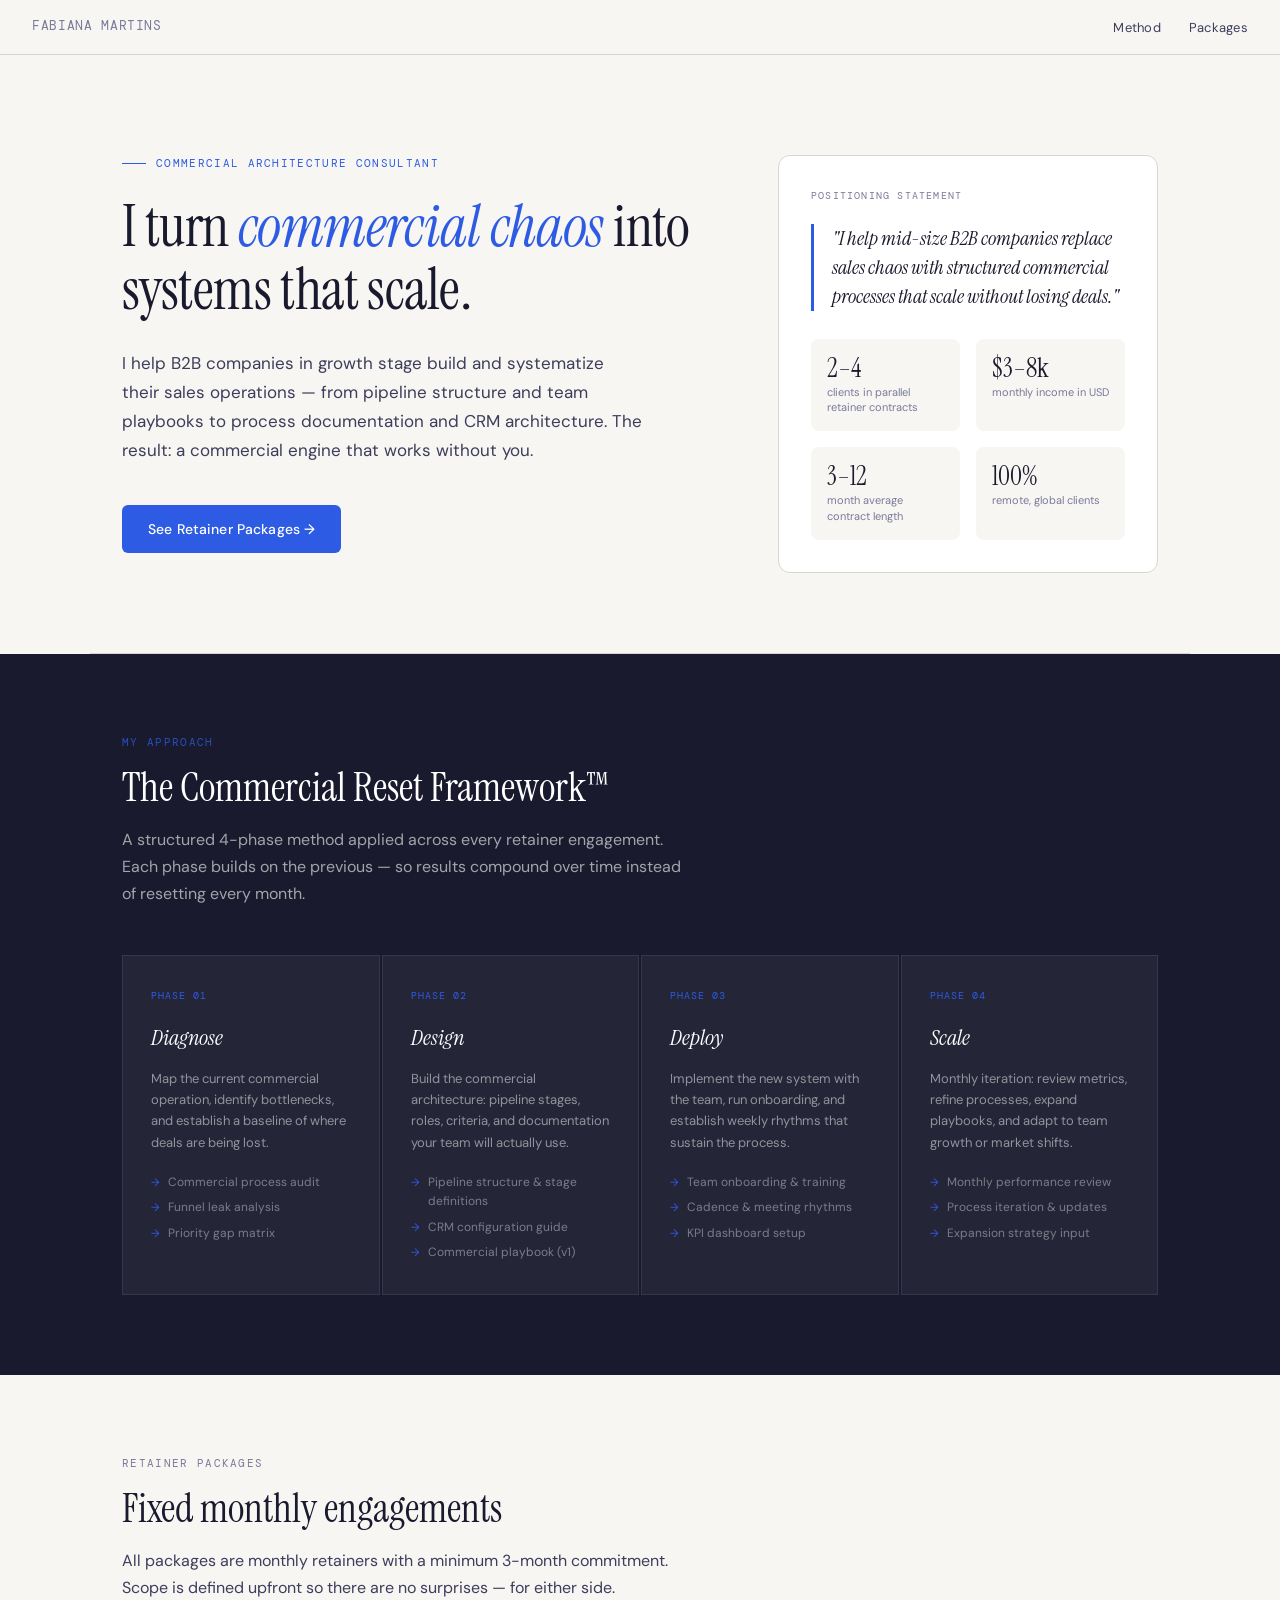
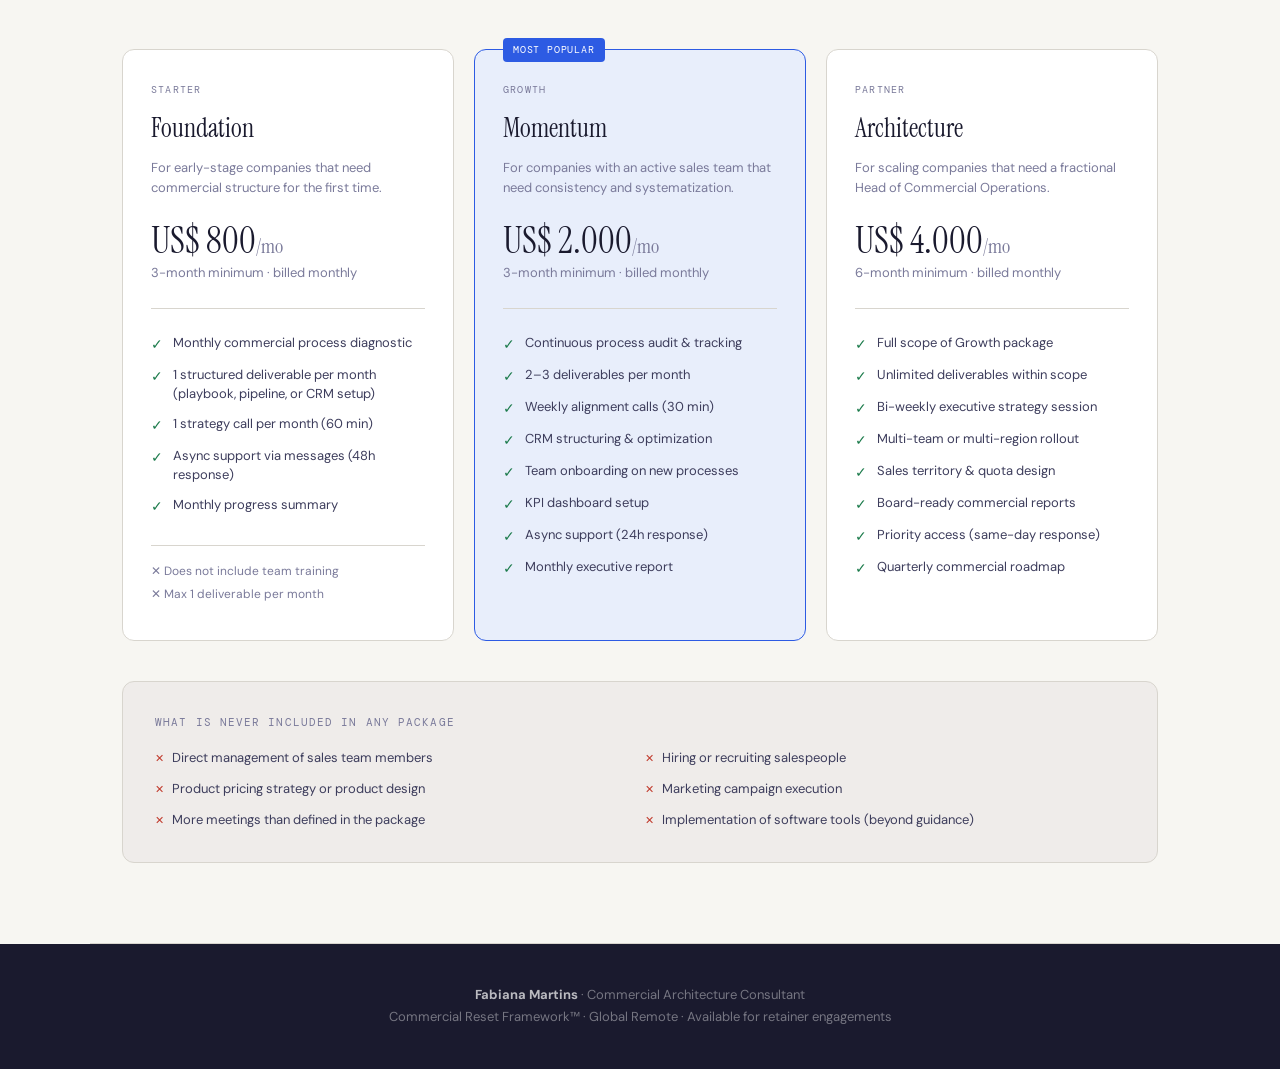
<file: index (3).html>
<!DOCTYPE html>
<html lang="en">
<head>
<meta charset="UTF-8">
<meta name="viewport" content="width=device-width, initial-scale=1.0">
<title>Fabiana Martins — Commercial Architecture Consultant</title>
<link rel="preconnect" href="https://fonts.googleapis.com">
<link rel="preconnect" href="https://fonts.gstatic.com" crossorigin>
<link href="https://fonts.googleapis.com/css2?family=Instrument+Serif:ital@0;1&family=DM+Sans:ital,opsz,wght@0,9..40,300;0,9..40,400;0,9..40,500;1,9..40,300&family=DM+Mono:wght@400;500&display=swap" rel="stylesheet">
<style>
  *, *::before, *::after { box-sizing: border-box; margin: 0; padding: 0; }

  :root {
    --ink: #1a1a2e;
    --ink-soft: #3d3d5c;
    --ink-muted: #7a7a9a;
    --paper: #f7f6f2;
    --paper-warm: #efecea;
    --rule: #d8d5ce;
    --accent: #2d5be3;
    --accent-soft: #e8eefb;
    --accent-vivid: #1a44cc;
    --gold: #b8922a;
    --gold-soft: #f5edd8;
    --success: #1a7a4a;

    --serif: 'Instrument Serif', Georgia, serif;
    --sans: 'DM Sans', system-ui, sans-serif;
    --mono: 'DM Mono', 'Courier New', monospace;

    --max: 780px;
    --wide: 1100px;
  }

  html { scroll-behavior: smooth; }

  body {
    font-family: var(--sans);
    background: var(--paper);
    color: var(--ink);
    font-size: 16px;
    line-height: 1.6;
    -webkit-font-smoothing: antialiased;
  }

  /* ── NAVIGATION ── */
  nav {
    position: sticky;
    top: 0;
    z-index: 100;
    background: rgba(247,246,242,0.92);
    backdrop-filter: blur(12px);
    border-bottom: 1px solid var(--rule);
    padding: 14px 32px;
    display: flex;
    align-items: center;
    justify-content: space-between;
  }

  .nav-logo {
    font-family: var(--mono);
    font-size: 13px;
    color: var(--ink-muted);
    letter-spacing: 0.05em;
    text-transform: uppercase;
  }

  .nav-links {
    display: flex;
    gap: 28px;
    list-style: none;
  }

  .nav-links a {
    font-size: 13px;
    color: var(--ink-soft);
    text-decoration: none;
    letter-spacing: 0.02em;
    transition: color 0.15s;
  }

  .nav-links a:hover { color: var(--accent); }

  /* ── HERO ── */
  .hero {
    padding: 100px 32px 80px;
    max-width: var(--wide);
    margin: 0 auto;
    display: grid;
    grid-template-columns: 1fr 380px;
    gap: 60px;
    align-items: start;
  }

  .hero-eyebrow {
    font-family: var(--mono);
    font-size: 11px;
    letter-spacing: 0.12em;
    text-transform: uppercase;
    color: var(--accent);
    margin-bottom: 24px;
    display: flex;
    align-items: center;
    gap: 10px;
  }

  .hero-eyebrow::before {
    content: '';
    display: inline-block;
    width: 24px;
    height: 1px;
    background: var(--accent);
  }

  .hero h1 {
    font-family: var(--serif);
    font-size: clamp(38px, 5vw, 58px);
    line-height: 1.08;
    font-weight: 400;
    color: var(--ink);
    margin-bottom: 28px;
    letter-spacing: -0.01em;
  }

  .hero h1 em {
    font-style: italic;
    color: var(--accent);
  }

  .hero-lead {
    font-size: 17px;
    line-height: 1.7;
    color: var(--ink-soft);
    max-width: 520px;
    margin-bottom: 40px;
  }

  .hero-cta-group {
    display: flex;
    gap: 14px;
    flex-wrap: wrap;
  }

  .btn-primary {
    background: var(--accent);
    color: #fff;
    padding: 13px 26px;
    border-radius: 6px;
    font-size: 14px;
    font-weight: 500;
    text-decoration: none;
    letter-spacing: 0.01em;
    transition: background 0.15s, transform 0.1s;
    display: inline-flex;
    align-items: center;
    gap: 8px;
  }

  .btn-primary:hover { background: var(--accent-vivid); transform: translateY(-1px); }

  .btn-ghost {
    background: transparent;
    color: var(--ink-soft);
    padding: 13px 26px;
    border-radius: 6px;
    font-size: 14px;
    border: 1px solid var(--rule);
    text-decoration: none;
    letter-spacing: 0.01em;
    transition: border-color 0.15s, color 0.15s;
  }

  .btn-ghost:hover { border-color: var(--accent); color: var(--accent); }

  /* Hero sidebar card */
  .hero-card {
    background: #fff;
    border: 1px solid var(--rule);
    border-radius: 12px;
    padding: 32px;
    position: sticky;
    top: 80px;
  }

  .hero-card-label {
    font-family: var(--mono);
    font-size: 10px;
    letter-spacing: 0.12em;
    text-transform: uppercase;
    color: var(--ink-muted);
    margin-bottom: 20px;
  }

  .positioning-statement {
    font-family: var(--serif);
    font-size: 20px;
    line-height: 1.45;
    color: var(--ink);
    font-style: italic;
    border-left: 3px solid var(--accent);
    padding-left: 18px;
    margin-bottom: 28px;
  }

  .hero-stats {
    display: grid;
    grid-template-columns: 1fr 1fr;
    gap: 16px;
  }

  .stat {
    background: var(--paper);
    border-radius: 8px;
    padding: 16px;
  }

  .stat-value {
    font-family: var(--serif);
    font-size: 26px;
    color: var(--ink);
    line-height: 1;
    margin-bottom: 4px;
  }

  .stat-label {
    font-size: 11px;
    color: var(--ink-muted);
    line-height: 1.4;
  }

  /* ── DIVIDER ── */
  .divider {
    max-width: var(--wide);
    margin: 0 auto;
    padding: 0 32px;
    border-top: 1px solid var(--rule);
  }

  /* ── SECTIONS ── */
  section {
    padding: 80px 32px;
    max-width: var(--wide);
    margin: 0 auto;
  }

  .section-eyebrow {
    font-family: var(--mono);
    font-size: 11px;
    letter-spacing: 0.12em;
    text-transform: uppercase;
    color: var(--ink-muted);
    margin-bottom: 12px;
  }

  .section-title {
    font-family: var(--serif);
    font-size: clamp(28px, 3.5vw, 40px);
    font-weight: 400;
    line-height: 1.15;
    color: var(--ink);
    margin-bottom: 16px;
  }

  .section-lead {
    font-size: 16px;
    color: var(--ink-soft);
    max-width: 560px;
    line-height: 1.7;
    margin-bottom: 48px;
  }

  /* ── METHOD ── */
  #method { background: var(--ink); color: #fff; max-width: 100%; padding: 80px 0; }

  #method .method-inner {
    max-width: var(--wide);
    margin: 0 auto;
    padding: 0 32px;
  }

  #method .section-eyebrow { color: var(--accent); opacity: 0.8; }
  #method .section-title { color: #fff; }
  #method .section-lead { color: rgba(255,255,255,0.6); }

  .method-name {
    display: inline-block;
    font-family: var(--mono);
    font-size: 13px;
    background: var(--accent);
    color: #fff;
    padding: 6px 14px;
    border-radius: 4px;
    letter-spacing: 0.06em;
    margin-bottom: 32px;
  }

  .method-steps {
    display: grid;
    grid-template-columns: repeat(4, 1fr);
    gap: 2px;
    margin-top: 48px;
  }

  .method-step {
    background: rgba(255,255,255,0.05);
    border: 1px solid rgba(255,255,255,0.08);
    padding: 32px 28px;
    position: relative;
    transition: background 0.2s;
  }

  .method-step:hover { background: rgba(255,255,255,0.08); }

  .step-phase {
    font-family: var(--mono);
    font-size: 10px;
    letter-spacing: 0.1em;
    text-transform: uppercase;
    color: var(--accent);
    margin-bottom: 16px;
  }

  .step-name {
    font-family: var(--serif);
    font-size: 22px;
    color: #fff;
    margin-bottom: 12px;
    font-style: italic;
  }

  .step-desc {
    font-size: 13px;
    color: rgba(255,255,255,0.5);
    line-height: 1.65;
  }

  .step-deliverables {
    margin-top: 20px;
    display: flex;
    flex-direction: column;
    gap: 6px;
  }

  .step-deliverable {
    font-size: 12px;
    color: rgba(255,255,255,0.4);
    display: flex;
    align-items: flex-start;
    gap: 8px;
  }

  .step-deliverable::before {
    content: '→';
    color: var(--accent);
    flex-shrink: 0;
    font-size: 11px;
    margin-top: 1px;
  }

  /* ── PACKAGES ── */
  .packages-grid {
    display: grid;
    grid-template-columns: repeat(3, 1fr);
    gap: 20px;
    margin-top: 48px;
  }

  .package-card {
    border: 1px solid var(--rule);
    border-radius: 12px;
    padding: 32px 28px;
    background: #fff;
    position: relative;
    transition: box-shadow 0.2s, transform 0.2s;
  }

  .package-card:hover {
    box-shadow: 0 8px 32px rgba(0,0,0,0.08);
    transform: translateY(-2px);
  }

  .package-card.featured {
    border-color: var(--accent);
    background: var(--accent-soft);
  }

  .package-badge {
    position: absolute;
    top: -12px;
    left: 28px;
    background: var(--accent);
    color: #fff;
    font-family: var(--mono);
    font-size: 10px;
    letter-spacing: 0.08em;
    text-transform: uppercase;
    padding: 4px 10px;
    border-radius: 4px;
  }

  .package-tier {
    font-family: var(--mono);
    font-size: 10px;
    letter-spacing: 0.12em;
    text-transform: uppercase;
    color: var(--ink-muted);
    margin-bottom: 10px;
  }

  .package-name {
    font-family: var(--serif);
    font-size: 26px;
    color: var(--ink);
    margin-bottom: 8px;
  }

  .package-desc {
    font-size: 13px;
    color: var(--ink-muted);
    line-height: 1.6;
    margin-bottom: 24px;
  }

  .package-price {
    margin-bottom: 24px;
    padding-bottom: 24px;
    border-bottom: 1px solid var(--rule);
  }

  .price-value {
    font-family: var(--serif);
    font-size: 36px;
    color: var(--ink);
    line-height: 1;
  }

  .price-period {
    font-size: 13px;
    color: var(--ink-muted);
    margin-top: 4px;
  }

  .package-features {
    list-style: none;
    display: flex;
    flex-direction: column;
    gap: 10px;
    margin-bottom: 28px;
  }

  .package-features li {
    font-size: 13px;
    color: var(--ink-soft);
    display: flex;
    gap: 10px;
    align-items: flex-start;
    line-height: 1.5;
  }

  .feature-check {
    color: var(--success);
    flex-shrink: 0;
    font-size: 14px;
    margin-top: 1px;
  }

  .package-not-included {
    font-size: 12px;
    color: var(--ink-muted);
    padding-top: 16px;
    border-top: 1px solid var(--rule);
  }

  .package-not-included span {
    display: block;
    margin-bottom: 4px;
  }

  /* ── NOT INCLUDED ── */
  .out-of-scope {
    background: var(--paper-warm);
    border-radius: 12px;
    padding: 32px;
    margin-top: 40px;
    border: 1px solid var(--rule);
  }

  .out-of-scope-title {
    font-family: var(--mono);
    font-size: 11px;
    letter-spacing: 0.1em;
    text-transform: uppercase;
    color: var(--ink-muted);
    margin-bottom: 16px;
  }

  .out-list {
    display: grid;
    grid-template-columns: repeat(2, 1fr);
    gap: 10px;
    list-style: none;
  }

  .out-list li {
    font-size: 13px;
    color: var(--ink-soft);
    display: flex;
    gap: 8px;
    align-items: flex-start;
  }

  .out-list li::before {
    content: '✕';
    color: #c0392b;
    font-size: 11px;
    flex-shrink: 0;
    margin-top: 2px;
  }

  /* ── PROPOSAL ── */
  #proposal { background: var(--paper-warm); max-width: 100%; padding: 80px 0; }

  #proposal .proposal-inner {
    max-width: var(--max);
    margin: 0 auto;
    padding: 0 32px;
  }

  .proposal-doc {
    background: #fff;
    border: 1px solid var(--rule);
    border-radius: 12px;
    overflow: hidden;
    margin-top: 40px;
  }

  .proposal-header {
    background: var(--ink);
    color: #fff;
    padding: 36px 40px;
  }

  .proposal-header-top {
    display: flex;
    justify-content: space-between;
    align-items: flex-start;
    margin-bottom: 24px;
  }

  .proposal-from {
    font-family: var(--mono);
    font-size: 12px;
    color: rgba(255,255,255,0.5);
    line-height: 1.8;
  }

  .proposal-logo {
    font-family: var(--serif);
    font-size: 18px;
    color: #fff;
    font-style: italic;
  }

  .proposal-title {
    font-family: var(--serif);
    font-size: 28px;
    color: #fff;
    font-weight: 400;
    margin-bottom: 8px;
  }

  .proposal-subtitle {
    font-size: 13px;
    color: rgba(255,255,255,0.5);
  }

  .proposal-body {
    padding: 40px;
  }

  .proposal-section {
    margin-bottom: 36px;
  }

  .proposal-section-title {
    font-family: var(--mono);
    font-size: 10px;
    letter-spacing: 0.12em;
    text-transform: uppercase;
    color: var(--ink-muted);
    margin-bottom: 12px;
    padding-bottom: 8px;
    border-bottom: 1px solid var(--rule);
  }

  .proposal-text {
    font-size: 14px;
    line-height: 1.75;
    color: var(--ink-soft);
  }

  .proposal-text strong { color: var(--ink); font-weight: 500; }

  .proposal-deliverables {
    display: grid;
    gap: 10px;
    margin-top: 16px;
  }

  .proposal-deliverable {
    display: flex;
    gap: 12px;
    align-items: flex-start;
    font-size: 14px;
    color: var(--ink-soft);
    padding: 12px 16px;
    background: var(--paper);
    border-radius: 6px;
  }

  .proposal-deliverable-icon {
    font-size: 16px;
    flex-shrink: 0;
  }

  .proposal-investment {
    background: var(--accent-soft);
    border: 1px solid rgba(45,91,227,0.15);
    border-radius: 8px;
    padding: 24px;
    display: flex;
    justify-content: space-between;
    align-items: center;
    margin-top: 16px;
  }

  .investment-label {
    font-size: 13px;
    color: var(--ink-muted);
    margin-bottom: 4px;
  }

  .investment-value {
    font-family: var(--serif);
    font-size: 32px;
    color: var(--accent);
  }

  .investment-note {
    font-size: 12px;
    color: var(--ink-muted);
    text-align: right;
    line-height: 1.6;
  }

  .proposal-footer {
    background: var(--paper);
    padding: 24px 40px;
    border-top: 1px solid var(--rule);
    display: flex;
    justify-content: space-between;
    align-items: center;
  }

  .proposal-validity {
    font-size: 12px;
    color: var(--ink-muted);
  }

  /* ── LINKEDIN SCRIPT ── */
  .script-tabs {
    display: flex;
    gap: 4px;
    margin-bottom: 24px;
    background: var(--paper-warm);
    padding: 4px;
    border-radius: 8px;
    border: 1px solid var(--rule);
    width: fit-content;
  }

  .script-tab {
    padding: 8px 18px;
    border-radius: 6px;
    font-size: 13px;
    cursor: pointer;
    border: none;
    background: transparent;
    color: var(--ink-muted);
    transition: all 0.15s;
    font-family: var(--sans);
  }

  .script-tab.active {
    background: #fff;
    color: var(--ink);
    box-shadow: 0 1px 4px rgba(0,0,0,0.08);
  }

  .script-panel { display: none; }
  .script-panel.active { display: block; }

  .script-card {
    background: #fff;
    border: 1px solid var(--rule);
    border-radius: 12px;
    padding: 32px;
    position: relative;
  }

  .script-context {
    font-family: var(--mono);
    font-size: 11px;
    letter-spacing: 0.08em;
    text-transform: uppercase;
    color: var(--ink-muted);
    margin-bottom: 20px;
    display: flex;
    align-items: center;
    gap: 10px;
  }

  .script-context-badge {
    background: var(--gold-soft);
    color: var(--gold);
    padding: 3px 8px;
    border-radius: 4px;
    font-size: 10px;
  }

  .script-text {
    font-size: 15px;
    line-height: 1.75;
    color: var(--ink);
    white-space: pre-wrap;
    font-family: var(--sans);
  }

  .script-text .highlight {
    background: var(--accent-soft);
    color: var(--accent);
    padding: 1px 4px;
    border-radius: 3px;
    font-weight: 500;
  }

  .copy-btn {
    position: absolute;
    top: 20px;
    right: 20px;
    background: var(--paper);
    border: 1px solid var(--rule);
    border-radius: 6px;
    padding: 8px 14px;
    font-size: 12px;
    cursor: pointer;
    color: var(--ink-soft);
    font-family: var(--sans);
    transition: all 0.15s;
    display: flex;
    align-items: center;
    gap: 6px;
  }

  .copy-btn:hover { background: var(--accent-soft); color: var(--accent); border-color: var(--accent); }

  /* ── PLATFORMS ── */
  .platforms-grid {
    display: grid;
    grid-template-columns: repeat(2, 1fr);
    gap: 16px;
    margin-top: 40px;
  }

  .platform-card {
    background: #fff;
    border: 1px solid var(--rule);
    border-radius: 10px;
    padding: 24px;
    display: flex;
    gap: 18px;
    align-items: flex-start;
    transition: box-shadow 0.2s;
  }

  .platform-card:hover { box-shadow: 0 4px 16px rgba(0,0,0,0.06); }

  .platform-icon {
    width: 40px;
    height: 40px;
    border-radius: 8px;
    background: var(--accent-soft);
    display: flex;
    align-items: center;
    justify-content: center;
    font-size: 18px;
    flex-shrink: 0;
  }

  .platform-name {
    font-weight: 500;
    font-size: 15px;
    color: var(--ink);
    margin-bottom: 4px;
  }

  .platform-desc {
    font-size: 13px;
    color: var(--ink-muted);
    line-height: 1.55;
    margin-bottom: 10px;
  }

  .platform-tags {
    display: flex;
    gap: 6px;
    flex-wrap: wrap;
  }

  .platform-tag {
    font-size: 11px;
    padding: 3px 8px;
    border-radius: 4px;
    font-family: var(--mono);
    letter-spacing: 0.04em;
  }

  .tag-tier1 { background: var(--accent-soft); color: var(--accent); }
  .tag-tier2 { background: var(--gold-soft); color: var(--gold); }
  .tag-direct { background: #edf7f1; color: var(--success); }

  /* ── CHECKLIST ── */
  .checklist {
    display: flex;
    flex-direction: column;
    gap: 12px;
    margin-top: 32px;
  }

  .checklist-item {
    display: flex;
    gap: 14px;
    align-items: flex-start;
    background: #fff;
    border: 1px solid var(--rule);
    border-radius: 8px;
    padding: 16px 20px;
    cursor: pointer;
    transition: border-color 0.15s;
  }

  .checklist-item:hover { border-color: var(--accent); }

  .checklist-item input[type="checkbox"] {
    width: 18px;
    height: 18px;
    accent-color: var(--accent);
    cursor: pointer;
    flex-shrink: 0;
    margin-top: 2px;
  }

  .checklist-item label {
    cursor: pointer;
    font-size: 14px;
    color: var(--ink-soft);
    line-height: 1.55;
  }

  .checklist-item label strong {
    display: block;
    color: var(--ink);
    font-weight: 500;
    margin-bottom: 2px;
    font-size: 14px;
  }

  .checklist-item.done label { text-decoration: line-through; opacity: 0.5; }

  /* ── FOOTER ── */
  footer {
    background: var(--ink);
    color: rgba(255,255,255,0.4);
    padding: 40px 32px;
    text-align: center;
    font-size: 13px;
    line-height: 1.7;
  }

  footer strong { color: rgba(255,255,255,0.7); }

  /* ── RESPONSIVE ── */
  @media (max-width: 768px) {
    nav { padding: 14px 20px; }
    .nav-links { display: none; }
    .hero { grid-template-columns: 1fr; padding: 60px 20px 40px; gap: 40px; }
    .hero-card { position: static; }
    .method-steps { grid-template-columns: 1fr 1fr; }
    .packages-grid { grid-template-columns: 1fr; }
    .platforms-grid { grid-template-columns: 1fr; }
    .out-list { grid-template-columns: 1fr; }
    section { padding: 60px 20px; }
    #method .method-inner { padding: 0 20px; }
    #proposal .proposal-inner { padding: 0 20px; }
    .proposal-body { padding: 28px 24px; }
    .proposal-header { padding: 28px 24px; }
    .proposal-footer { flex-direction: column; gap: 12px; text-align: center; }
    .proposal-investment { flex-direction: column; gap: 16px; text-align: center; }
    .investment-note { text-align: center; }
  }

  @media (max-width: 480px) {
    .method-steps { grid-template-columns: 1fr; }
    .hero h1 { font-size: 32px; }
  }

  /* Animations */
  @keyframes fadeUp {
    from { opacity: 0; transform: translateY(20px); }
    to { opacity: 1; transform: translateY(0); }
  }

  .fade-up {
    animation: fadeUp 0.5s ease both;
  }

  .fade-up-delay-1 { animation-delay: 0.1s; }
  .fade-up-delay-2 { animation-delay: 0.2s; }
  .fade-up-delay-3 { animation-delay: 0.3s; }
</style>
</head>
<body>

<!-- NAV -->
<nav>
  <span class="nav-logo">Fabiana Martins</span>
  <ul class="nav-links">
    <li><a href="#method">Method</a></li>
    <li><a href="#packages">Packages</a></li>
  </ul>
</nav>

<!-- HERO -->
<div class="hero">
  <div class="fade-up">
    <div class="hero-eyebrow">Commercial Architecture Consultant</div>
    <h1>I turn <em>commercial chaos</em> into systems that scale.</h1>
    <p class="hero-lead">
      I help B2B companies in growth stage build and systematize their sales operations — from pipeline structure and team playbooks to process documentation and CRM architecture. The result: a commercial engine that works without you.
    </p>
    <div class="hero-cta-group">
      <a href="#packages" class="btn-primary">See Retainer Packages →</a>
    </div>
  </div>

  <div class="hero-card fade-up fade-up-delay-2">
    <div class="hero-card-label">Positioning Statement</div>
    <p class="positioning-statement">
      "I help mid-size B2B companies replace sales chaos with structured commercial processes that scale without losing deals."
    </p>
    <div class="hero-stats">
      <div class="stat">
        <div class="stat-value">2–4</div>
        <div class="stat-label">clients in parallel retainer contracts</div>
      </div>
      <div class="stat">
        <div class="stat-value">$3–8k</div>
        <div class="stat-label">monthly income in USD</div>
      </div>
      <div class="stat">
        <div class="stat-value">3–12</div>
        <div class="stat-label">month average contract length</div>
      </div>
      <div class="stat">
        <div class="stat-value">100%</div>
        <div class="stat-label">remote, global clients</div>
      </div>
    </div>
  </div>
</div>

<div class="divider"></div>

<!-- METHOD -->
<section id="method">
  <div class="method-inner">
    <div class="section-eyebrow">My Approach</div>
    <h2 class="section-title">The Commercial Reset Framework™</h2>
    <p class="section-lead">
      A structured 4-phase method applied across every retainer engagement. Each phase builds on the previous — so results compound over time instead of resetting every month.
    </p>

    <div class="method-steps">
      <div class="method-step">
        <div class="step-phase">Phase 01</div>
        <div class="step-name">Diagnose</div>
        <div class="step-desc">Map the current commercial operation, identify bottlenecks, and establish a baseline of where deals are being lost.</div>
        <div class="step-deliverables">
          <div class="step-deliverable">Commercial process audit</div>
          <div class="step-deliverable">Funnel leak analysis</div>
          <div class="step-deliverable">Priority gap matrix</div>
        </div>
      </div>

      <div class="method-step">
        <div class="step-phase">Phase 02</div>
        <div class="step-name">Design</div>
        <div class="step-desc">Build the commercial architecture: pipeline stages, roles, criteria, and documentation your team will actually use.</div>
        <div class="step-deliverables">
          <div class="step-deliverable">Pipeline structure & stage definitions</div>
          <div class="step-deliverable">CRM configuration guide</div>
          <div class="step-deliverable">Commercial playbook (v1)</div>
        </div>
      </div>

      <div class="method-step">
        <div class="step-phase">Phase 03</div>
        <div class="step-name">Deploy</div>
        <div class="step-desc">Implement the new system with the team, run onboarding, and establish weekly rhythms that sustain the process.</div>
        <div class="step-deliverables">
          <div class="step-deliverable">Team onboarding & training</div>
          <div class="step-deliverable">Cadence & meeting rhythms</div>
          <div class="step-deliverable">KPI dashboard setup</div>
        </div>
      </div>

      <div class="method-step">
        <div class="step-phase">Phase 04</div>
        <div class="step-name">Scale</div>
        <div class="step-desc">Monthly iteration: review metrics, refine processes, expand playbooks, and adapt to team growth or market shifts.</div>
        <div class="step-deliverables">
          <div class="step-deliverable">Monthly performance review</div>
          <div class="step-deliverable">Process iteration & updates</div>
          <div class="step-deliverable">Expansion strategy input</div>
        </div>
      </div>
    </div>
  </div>
</section>

<!-- PACKAGES -->
<section id="packages">
  <div class="section-eyebrow">Retainer Packages</div>
  <h2 class="section-title">Fixed monthly engagements</h2>
  <p class="section-lead">
    All packages are monthly retainers with a minimum 3-month commitment. Scope is defined upfront so there are no surprises — for either side.
  </p>

  <div class="packages-grid">
    <!-- Starter -->
    <div class="package-card">
      <div class="package-tier">Starter</div>
      <div class="package-name">Foundation</div>
      <div class="package-desc">For early-stage companies that need commercial structure for the first time.</div>
      <div class="package-price">
        <div class="price-value">US$ 800<span style="font-size:20px;color:var(--ink-muted)">/mo</span></div>
        <div class="price-period">3-month minimum · billed monthly</div>
      </div>
      <ul class="package-features">
        <li><span class="feature-check">✓</span> Monthly commercial process diagnostic</li>
        <li><span class="feature-check">✓</span> 1 structured deliverable per month (playbook, pipeline, or CRM setup)</li>
        <li><span class="feature-check">✓</span> 1 strategy call per month (60 min)</li>
        <li><span class="feature-check">✓</span> Async support via messages (48h response)</li>
        <li><span class="feature-check">✓</span> Monthly progress summary</li>
      </ul>
      <div class="package-not-included">
        <span>✕ Does not include team training</span>
        <span>✕ Max 1 deliverable per month</span>
      </div>
    </div>

    <!-- Growth -->
    <div class="package-card featured">
      <div class="package-badge">Most Popular</div>
      <div class="package-tier">Growth</div>
      <div class="package-name">Momentum</div>
      <div class="package-desc">For companies with an active sales team that need consistency and systematization.</div>
      <div class="package-price">
        <div class="price-value">US$ 2.000<span style="font-size:20px;color:var(--ink-muted)">/mo</span></div>
        <div class="price-period">3-month minimum · billed monthly</div>
      </div>
      <ul class="package-features">
        <li><span class="feature-check">✓</span> Continuous process audit & tracking</li>
        <li><span class="feature-check">✓</span> 2–3 deliverables per month</li>
        <li><span class="feature-check">✓</span> Weekly alignment calls (30 min)</li>
        <li><span class="feature-check">✓</span> CRM structuring & optimization</li>
        <li><span class="feature-check">✓</span> Team onboarding on new processes</li>
        <li><span class="feature-check">✓</span> KPI dashboard setup</li>
        <li><span class="feature-check">✓</span> Async support (24h response)</li>
        <li><span class="feature-check">✓</span> Monthly executive report</li>
      </ul>
    </div>

    <!-- Partner -->
    <div class="package-card">
      <div class="package-tier">Partner</div>
      <div class="package-name">Architecture</div>
      <div class="package-desc">For scaling companies that need a fractional Head of Commercial Operations.</div>
      <div class="package-price">
        <div class="price-value">US$ 4.000<span style="font-size:20px;color:var(--ink-muted)">/mo</span></div>
        <div class="price-period">6-month minimum · billed monthly</div>
      </div>
      <ul class="package-features">
        <li><span class="feature-check">✓</span> Full scope of Growth package</li>
        <li><span class="feature-check">✓</span> Unlimited deliverables within scope</li>
        <li><span class="feature-check">✓</span> Bi-weekly executive strategy session</li>
        <li><span class="feature-check">✓</span> Multi-team or multi-region rollout</li>
        <li><span class="feature-check">✓</span> Sales territory & quota design</li>
        <li><span class="feature-check">✓</span> Board-ready commercial reports</li>
        <li><span class="feature-check">✓</span> Priority access (same-day response)</li>
        <li><span class="feature-check">✓</span> Quarterly commercial roadmap</li>
      </ul>
    </div>
  </div>

  <!-- Out of scope -->
  <div class="out-of-scope">
    <div class="out-of-scope-title">What is never included in any package</div>
    <ul class="out-list">
      <li>Direct management of sales team members</li>
      <li>Hiring or recruiting salespeople</li>
      <li>Product pricing strategy or product design</li>
      <li>Marketing campaign execution</li>
      <li>More meetings than defined in the package</li>
      <li>Implementation of software tools (beyond guidance)</li>
    </ul>
  </div>
</section>

<div class="divider"></div>

<!-- FOOTER -->
<footer>
  <strong>Fabiana Martins</strong> · Commercial Architecture Consultant<br>
  Commercial Reset Framework™ · Global Remote · Available for retainer engagements
</footer>

<script>
  function switchTab(btn, tabId) {
    document.querySelectorAll('.script-tab').forEach(t => t.classList.remove('active'));
    document.querySelectorAll('.script-panel').forEach(p => p.classList.remove('active'));
    btn.classList.add('active');
    document.getElementById('tab-' + tabId).classList.add('active');
  }

  function copyScript(id) {
    const el = document.getElementById(id);
    const text = el.innerText;
    navigator.clipboard.writeText(text).then(() => {
      const btn = el.closest('.script-card').querySelector('.copy-btn');
      btn.textContent = '✓ Copied!';
      setTimeout(() => btn.innerHTML = '⎘ Copy', 2000);
    });
  }

  function toggleCheck(item) {
    const cb = item.querySelector('input[type="checkbox"]');
    cb.checked = !cb.checked;
    item.classList.toggle('done', cb.checked);
    saveChecklist();
  }

  function saveChecklist() {
    const items = document.querySelectorAll('.checklist-item input');
    const state = Array.from(items).map(i => i.checked);
    localStorage.setItem('checklist', JSON.stringify(state));
  }

  function loadChecklist() {
    const saved = localStorage.getItem('checklist');
    if (!saved) return;
    const state = JSON.parse(saved);
    const items = document.querySelectorAll('.checklist-item');
    items.forEach((item, i) => {
      if (state[i]) {
        item.querySelector('input').checked = true;
        item.classList.add('done');
      }
    });
  }

  loadChecklist();
</script>
</body>
</html>
</file>
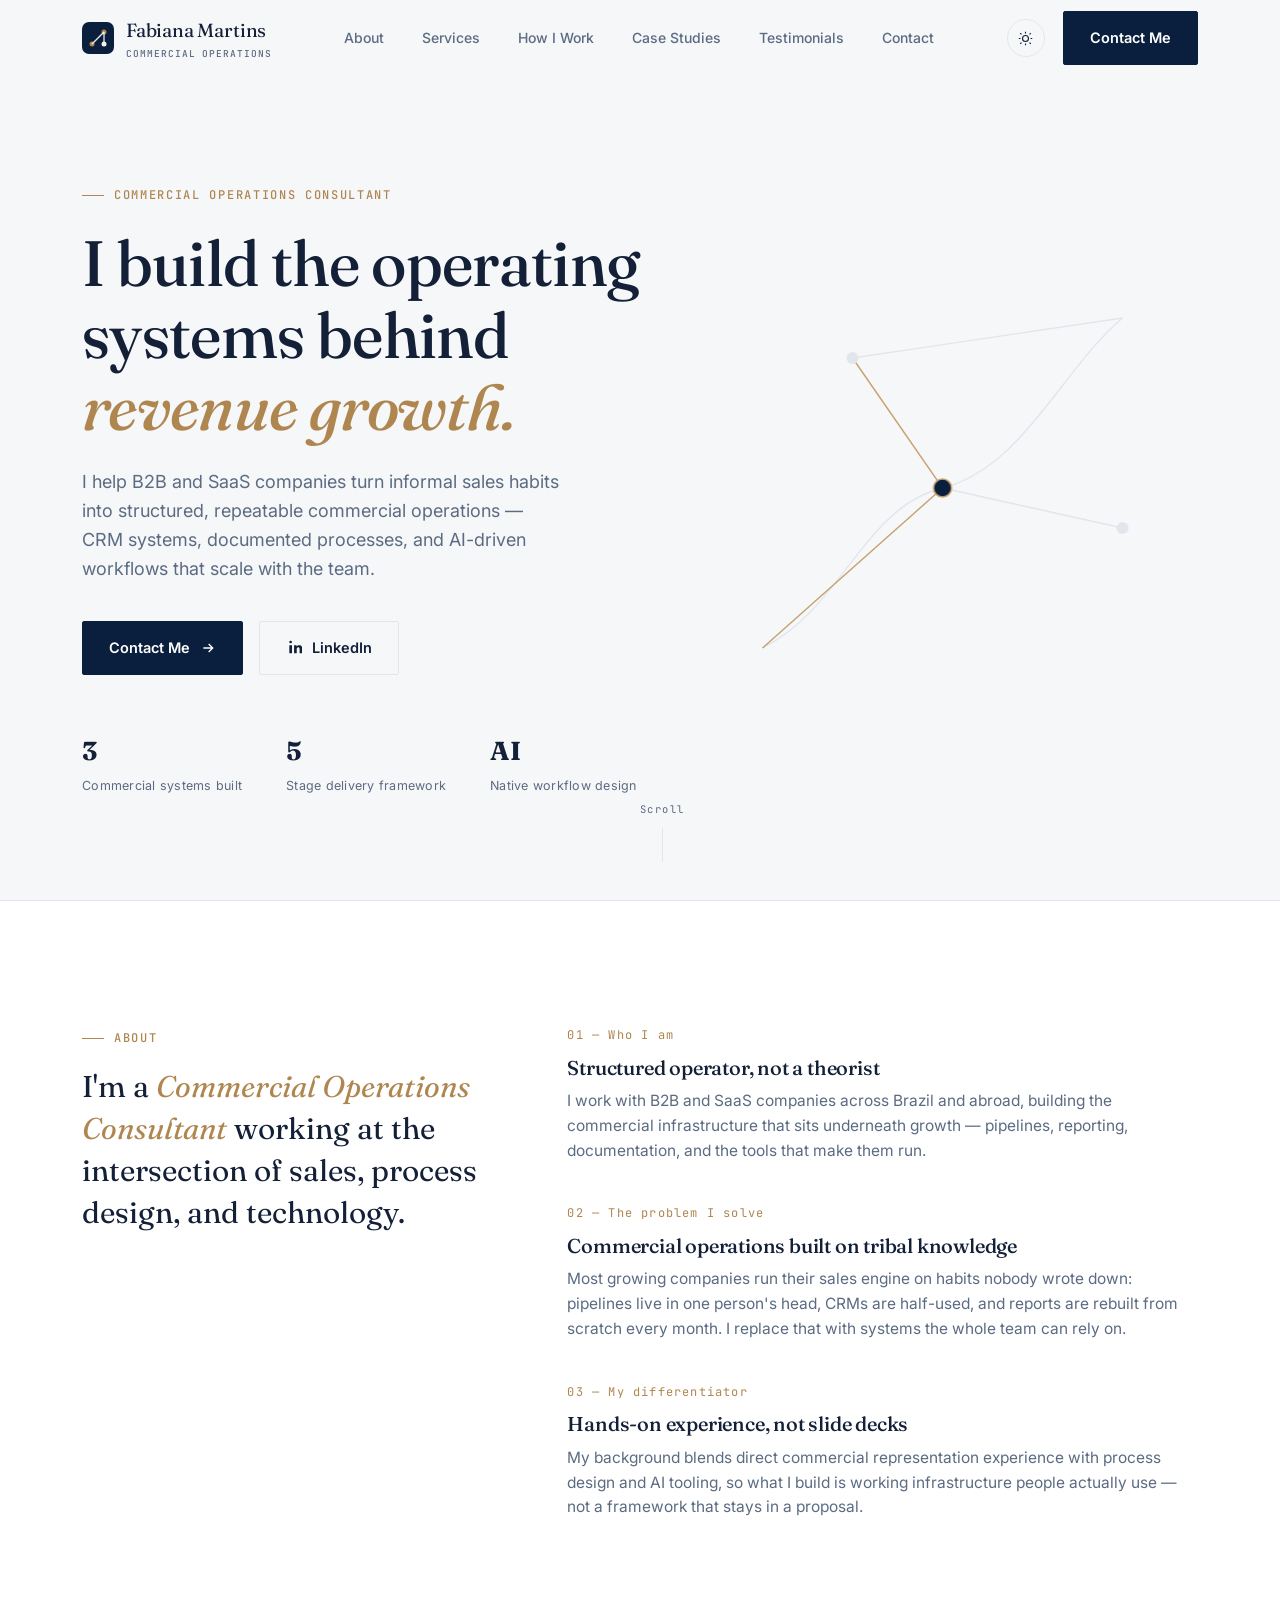
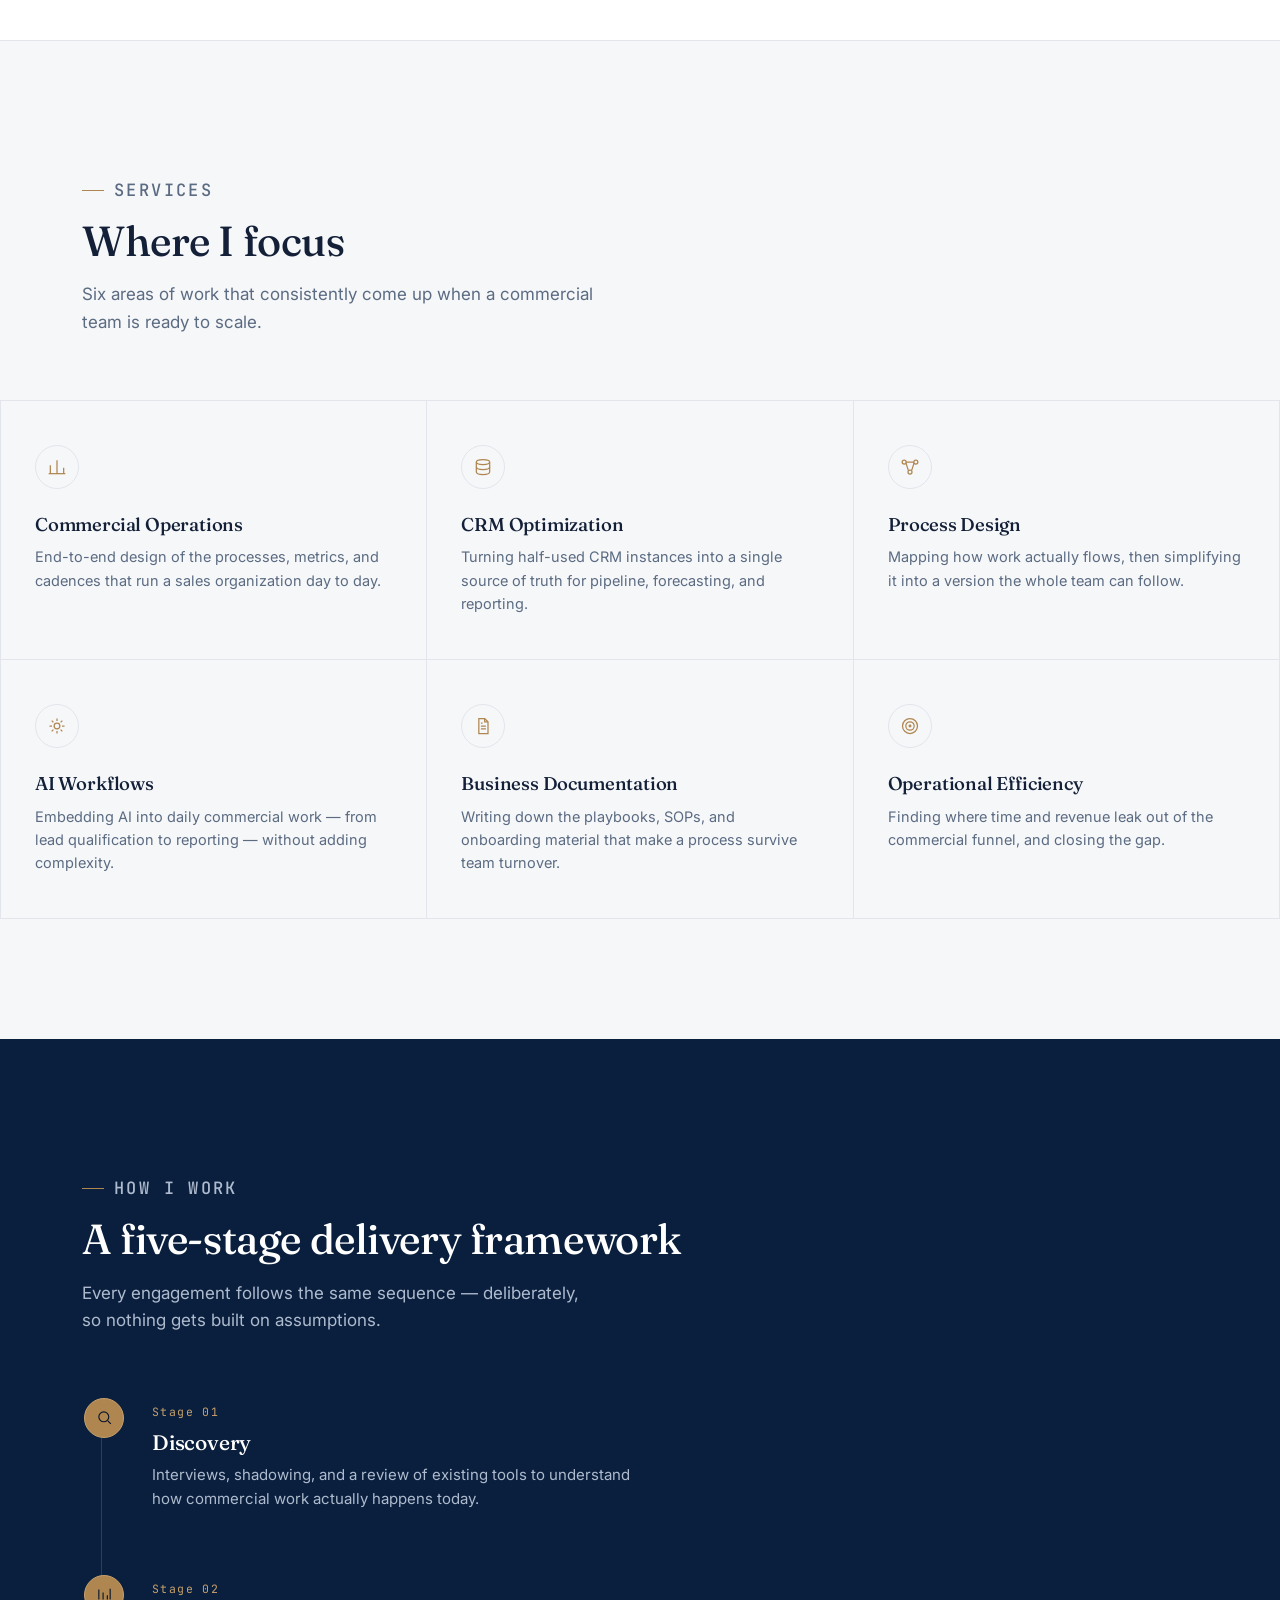
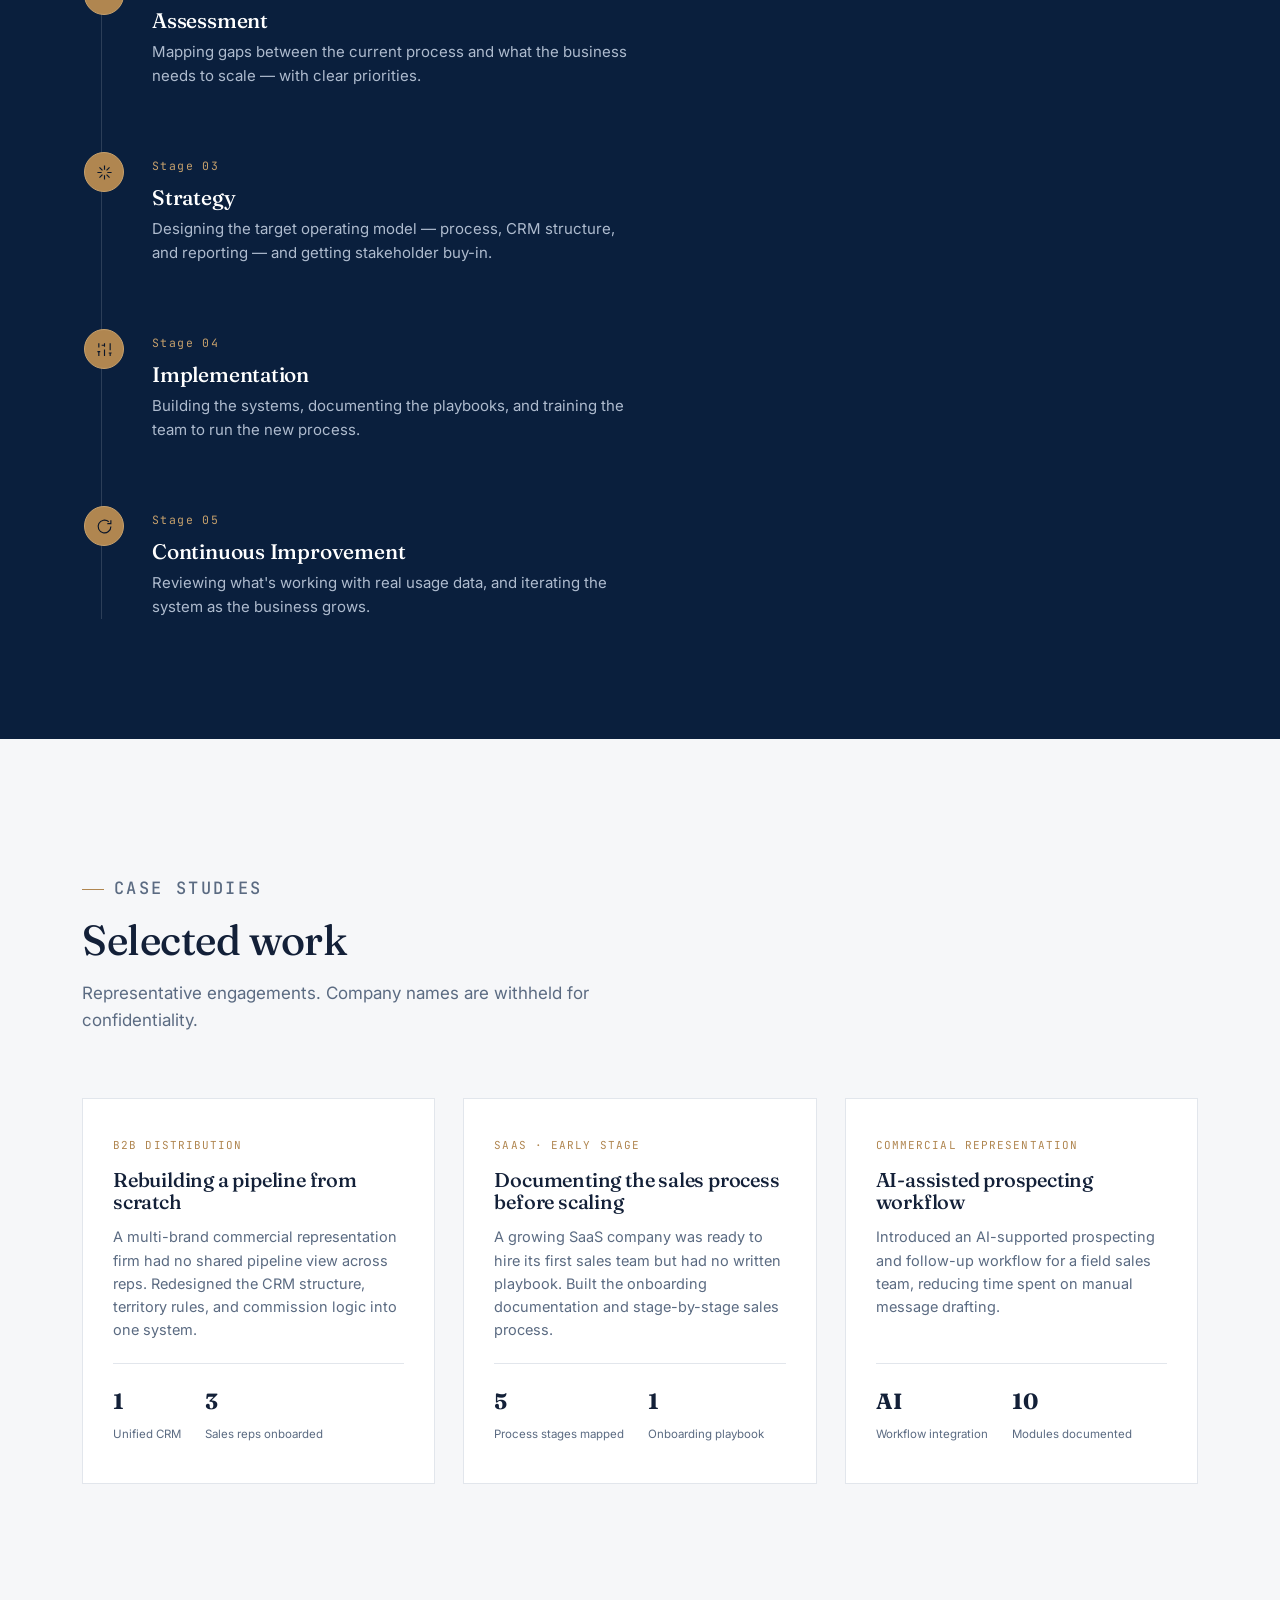
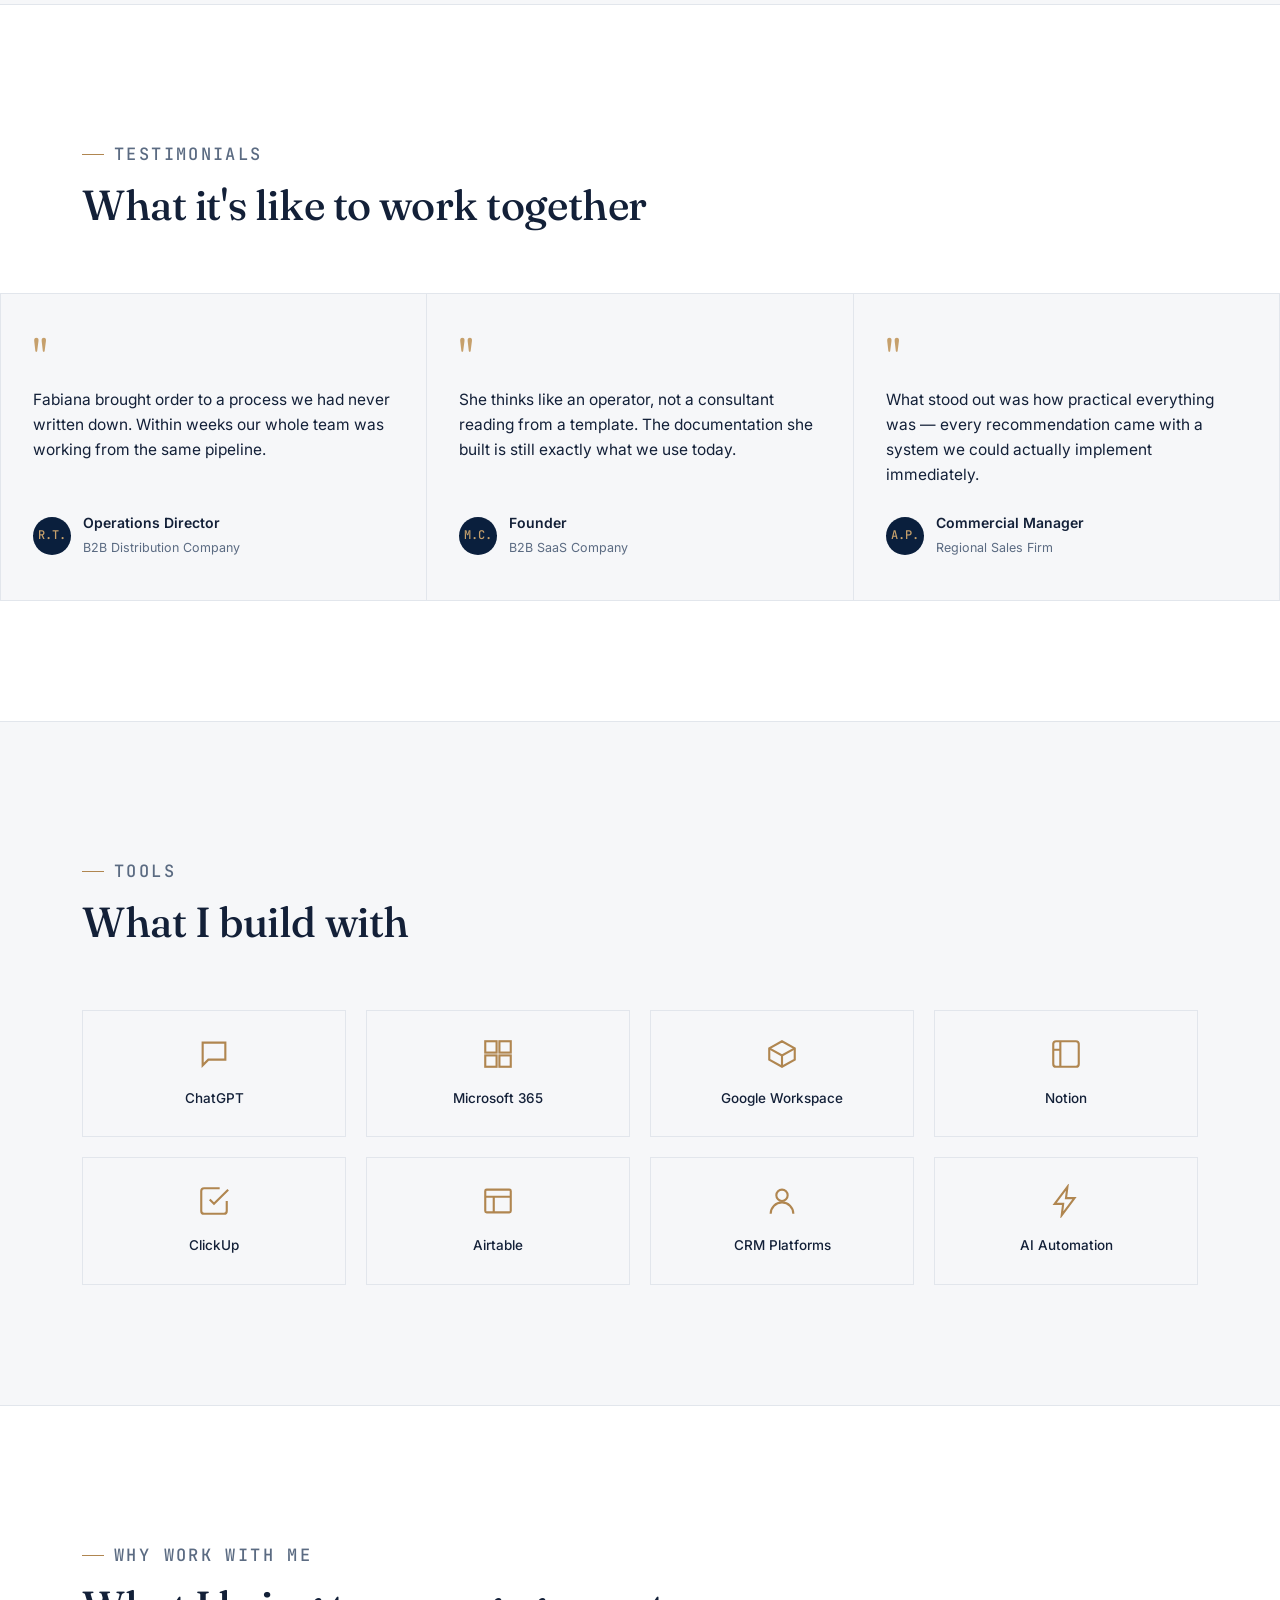
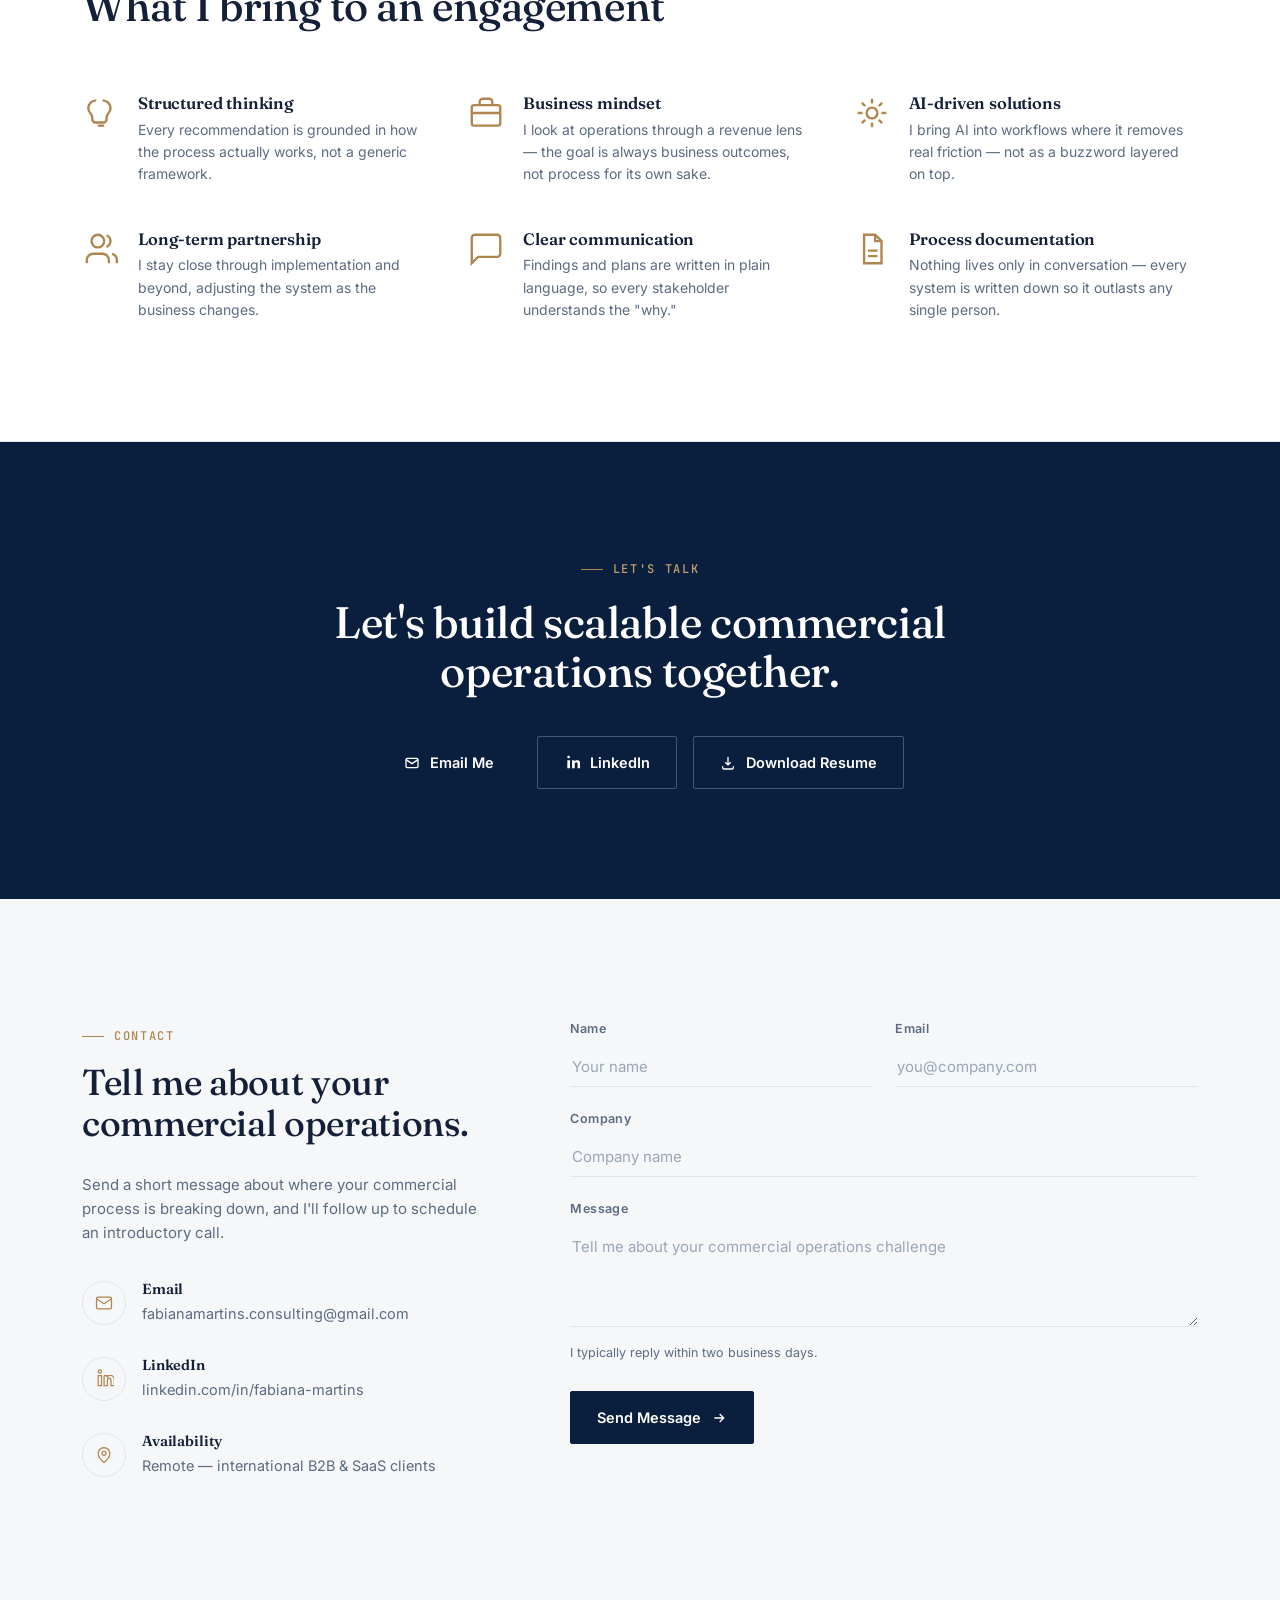
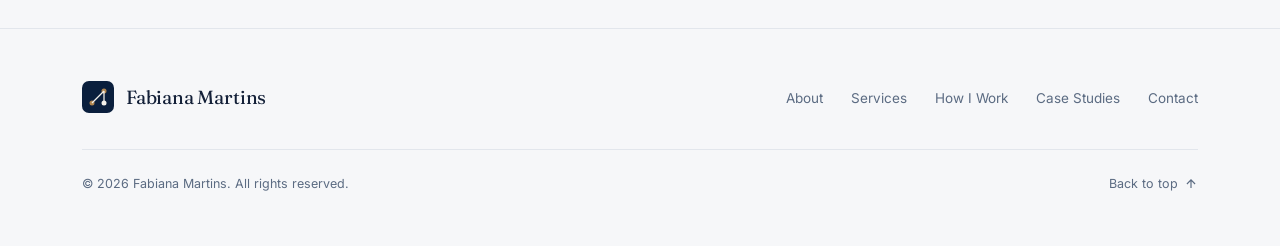
<file: index-9.html>
<!DOCTYPE html>
<html lang="en">
<head>
<meta charset="UTF-8">
<meta name="viewport" content="width=device-width, initial-scale=1.0">

<!-- ============================================================
  Fabiana Martins — Commercial Operations Consultant
  Single-file site, ready for GitHub Pages.

  EDIT-ME CHECKLIST (search for "EDIT:" in this file):
  1. LinkedIn URL
  2. Formspree endpoint (contact form)
  3. resume.pdf (upload a real file to the repo root)
  4. og-image.jpg (upload a 1200x630 image to the repo root for link previews)
  5. Replace placeholder case studies / testimonials with real ones
  6. Canonical URL (your GitHub Pages address)
============================================================= -->

<title>Fabiana Martins | Commercial Operations Consultant</title>
<meta name="description" content="Fabiana Martins helps B2B and SaaS companies design the commercial operations, CRM systems, and AI-driven workflows that let sales teams scale without chaos.">
<meta name="keywords" content="Commercial Operations, RevOps, CRM Optimization, Process Design, Business Consultant, Sales Operations, AI Workflows">
<meta name="author" content="Fabiana Martins">
<meta name="robots" content="index, follow">
<link rel="canonical" href="https://martinsbi82-ux.github.io/fabiana-martins/">

<!-- Open Graph -->
<meta property="og:type" content="website">
<meta property="og:title" content="Fabiana Martins | Commercial Operations Consultant">
<meta property="og:description" content="Building the operating systems behind revenue growth — commercial operations, CRM design, and AI-driven workflows for B2B and SaaS companies.">
<meta property="og:url" content="https://martinsbi82-ux.github.io/fabiana-martins/">
<meta property="og:image" content="https://martinsbi82-ux.github.io/fabiana-martins/og-image.jpg">
<meta property="og:locale" content="en_US">
<meta property="og:site_name" content="Fabiana Martins — Commercial Operations">

<!-- Twitter -->
<meta name="twitter:card" content="summary_large_image">
<meta name="twitter:title" content="Fabiana Martins | Commercial Operations Consultant">
<meta name="twitter:description" content="Building the operating systems behind revenue growth for B2B and SaaS companies.">
<meta name="twitter:image" content="https://martinsbi82-ux.github.io/fabiana-martins/og-image.jpg">

<!-- Favicon (inline SVG, no extra file needed) -->
<link rel="icon" type="image/svg+xml" href="data:image/svg+xml,%3Csvg xmlns='http://www.w3.org/2000/svg' viewBox='0 0 64 64'%3E%3Crect width='64' height='64' rx='14' fill='%230A1F3D'/%3E%3Ccircle cx='20' cy='44' r='5' fill='%23C08A47'/%3E%3Ccircle cx='44' cy='20' r='5' fill='%23C08A47'/%3E%3Ccircle cx='44' cy='44' r='5' fill='%23F4F1EA'/%3E%3Cpath d='M20 44 L44 20 M44 20 L44 44' stroke='%23F4F1EA' stroke-width='2.5' fill='none'/%3E%3C/svg%3E">

<!-- Structured data -->
<script type="application/ld+json">
{
  "@context": "https://schema.org",
  "@type": "ProfessionalService",
  "name": "Fabiana Martins — Commercial Operations Consulting",
  "description": "Commercial operations, CRM optimization, process design and AI-driven workflow consulting for B2B and SaaS companies.",
  "url": "https://martinsbi82-ux.github.io/fabiana-martins/",
  "email": "fabianamartins.consulting@gmail.com",
  "founder": {
    "@type": "Person",
    "name": "Fabiana Martins",
    "jobTitle": "Commercial Operations Consultant"
  },
  "areaServed": "Worldwide",
  "serviceType": ["Commercial Operations", "CRM Optimization", "Process Design", "AI Workflows", "Business Documentation", "Operational Efficiency"]
}
</script>

<link rel="preconnect" href="https://fonts.googleapis.com">
<link rel="preconnect" href="https://fonts.gstatic.com" crossorigin>
<!-- Non-blocking font load: page paints immediately with fallback fonts,
     then swaps to the web fonts once/if they arrive. This also protects
     against sandboxes or slow networks that block external font requests. -->
<link rel="preload" as="style" href="https://fonts.googleapis.com/css2?family=Fraunces:opsz,wght@9..144,340..600&family=Inter:wght@400;500;600;700&family=JetBrains+Mono:wght@500&display=swap" onload="this.onload=null;this.rel='stylesheet'">
<noscript><link href="https://fonts.googleapis.com/css2?family=Fraunces:opsz,wght@9..144,340..600&family=Inter:wght@400;500;600;700&family=JetBrains+Mono:wght@500&display=swap" rel="stylesheet"></noscript>

<style>
/* ============ TOKENS ============ */
:root{
  --navy-950:#08152A;
  --navy-900:#0A1F3D;
  --navy-800:#12304F;
  --navy-600:#2A4A6E;
  --bronze-500:#B08650;
  --bronze-400:#C6A06C;
  --paper:#F6F7F9;
  --white:#FFFFFF;
  --ink:#132038;
  --ink-muted:#5B6B82;
  --line:#E2E6EC;
  --line-soft:#EDEFF3;

  --bg:var(--paper);
  --surface:var(--white);
  --text:var(--ink);
  --text-muted:var(--ink-muted);
  --border:var(--line);
  --nav-bg:rgba(246,247,249,0.82);

  --display:'Fraunces', Georgia, serif;
  --body:'Inter', -apple-system, BlinkMacSystemFont, 'Segoe UI', sans-serif;
  --mono:'JetBrains Mono', ui-monospace, monospace;

  --container: 1180px;
  --radius: 4px;
  --ease: cubic-bezier(.16,.8,.24,1);
}

[data-theme="dark"]{
  --bg:var(--navy-950);
  --surface:var(--navy-900);
  --text:#EAEEF5;
  --text-muted:#93A4BE;
  --border:rgba(255,255,255,0.09);
  --nav-bg:rgba(8,21,42,0.78);
  --line-soft:rgba(255,255,255,0.06);
}

*,*::before,*::after{box-sizing:border-box;margin:0;padding:0;}
html{scroll-behavior:smooth;}
@media (prefers-reduced-motion: reduce){
  html{scroll-behavior:auto;}
  *,*::before,*::after{animation-duration:0.001ms !important;animation-iteration-count:1 !important;transition-duration:0.001ms !important;scroll-behavior:auto !important;}
}
body{
  font-family:var(--body);
  background:var(--bg);
  color:var(--text);
  line-height:1.6;
  -webkit-font-smoothing:antialiased;
  transition:background .4s var(--ease), color .4s var(--ease);
  overflow-x:hidden;
}
img{max-width:100%;display:block;}
a{color:inherit;text-decoration:none;}
ul{list-style:none;}
button{font:inherit;cursor:pointer;border:none;background:none;color:inherit;}
:focus-visible{outline:2px solid var(--bronze-500);outline-offset:3px;}
.container{max-width:var(--container);margin:0 auto;padding:0 32px;}
section{position:relative;}
.visually-hidden{position:absolute;width:1px;height:1px;overflow:hidden;clip:rect(0 0 0 0);white-space:nowrap;}

.eyebrow{
  font-family:var(--mono);
  font-size:12px;
  letter-spacing:.14em;
  text-transform:uppercase;
  color:var(--bronze-500);
  font-weight:500;
  display:inline-flex;
  align-items:center;
  gap:10px;
}
.eyebrow::before{
  content:'';
  width:22px;height:1px;
  background:var(--bronze-500);
  display:inline-block;
}
h1,h2,h3,h4{
  font-family:var(--display);
  font-weight:480;
  letter-spacing:-0.01em;
  color:var(--text);
  line-height:1.12;
}
.section-head{max-width:640px;margin-bottom:64px;}
.section-head h2{font-size:clamp(28px,3.6vw,42px);margin-top:14px;}
.section-head p{color:var(--text-muted);margin-top:16px;font-size:17px;max-width:520px;}
.section-pad{padding:120px 0;}
@media (max-width:768px){.section-pad{padding:80px 0;}}

/* ============ BUTTONS ============ */
.btn{
  display:inline-flex;align-items:center;gap:10px;
  padding:14px 26px;
  font-size:14.5px;font-weight:600;
  border-radius:2px;
  transition:all .3s var(--ease);
  white-space:nowrap;
}
.btn-primary{
  background:var(--navy-900);
  color:#fff;
  border:1px solid var(--navy-900);
}
[data-theme="dark"] .btn-primary{background:var(--bronze-500);border-color:var(--bronze-500);color:var(--navy-950);}
.btn-primary:hover{background:var(--bronze-500);border-color:var(--bronze-500);color:var(--navy-950);transform:translateY(-2px);}
.btn-outline{
  background:transparent;
  border:1px solid var(--border);
  color:var(--text);
}
.btn-outline:hover{border-color:var(--bronze-500);color:var(--bronze-500);transform:translateY(-2px);}
.btn svg{width:16px;height:16px;flex-shrink:0;}

/* ============ NAV ============ */
.nav{
  position:fixed;top:0;left:0;right:0;z-index:1000;
  background:var(--nav-bg);
  backdrop-filter:blur(14px);
  -webkit-backdrop-filter:blur(14px);
  border-bottom:1px solid transparent;
  transition:border-color .4s var(--ease), background .4s var(--ease);
}
.nav.scrolled{border-bottom-color:var(--border);}
.nav-inner{
  max-width:var(--container);margin:0 auto;padding:0 32px;
  height:76px;display:flex;align-items:center;justify-content:space-between;
}
.brand{display:flex;align-items:center;gap:12px;font-family:var(--display);font-size:19px;letter-spacing:-0.01em;}
.brand-mark{width:32px;height:32px;flex-shrink:0;}
.brand small{display:block;font-family:var(--mono);font-size:9.5px;letter-spacing:.1em;color:var(--text-muted);text-transform:uppercase;font-weight:500;margin-top:1px;}
.nav-links{display:flex;align-items:center;gap:38px;}
.nav-links a{
  font-size:14px;font-weight:500;color:var(--text-muted);
  position:relative;padding:4px 0;
  transition:color .25s var(--ease);
}
.nav-links a::after{
  content:'';position:absolute;left:0;bottom:-2px;width:0;height:1px;
  background:var(--bronze-500);transition:width .3s var(--ease);
}
.nav-links a:hover{color:var(--text);}
.nav-links a:hover::after{width:100%;}
.nav-right{display:flex;align-items:center;gap:18px;}
.theme-toggle{
  width:38px;height:38px;border-radius:50%;
  display:flex;align-items:center;justify-content:center;
  border:1px solid var(--border);
  transition:border-color .3s var(--ease), transform .3s var(--ease);
}
.theme-toggle:hover{border-color:var(--bronze-500);transform:rotate(20deg);}
.theme-toggle svg{width:17px;height:17px;}
.icon-moon{display:none;}
[data-theme="dark"] .icon-sun{display:none;}
[data-theme="dark"] .icon-moon{display:block;}
.nav-cta{display:none;}
@media(min-width:900px){.nav-cta{display:inline-flex;}}
.menu-btn{display:none;width:38px;height:38px;position:relative;}
.menu-btn span{
  position:absolute;left:9px;width:20px;height:1.5px;background:var(--text);
  transition:transform .3s var(--ease), opacity .3s var(--ease), top .3s var(--ease);
}
.menu-btn span:nth-child(1){top:14px;}
.menu-btn span:nth-child(2){top:19px;}
.menu-btn span:nth-child(3){top:24px;}
body.menu-open .menu-btn span:nth-child(1){top:19px;transform:rotate(45deg);}
body.menu-open .menu-btn span:nth-child(2){opacity:0;}
body.menu-open .menu-btn span:nth-child(3){top:19px;transform:rotate(-45deg);}

@media(max-width:899px){
  .nav-links{
    position:fixed;inset:76px 0 0 0;background:var(--bg);
    flex-direction:column;justify-content:flex-start;padding:48px 32px;gap:28px;
    transform:translateX(100%);transition:transform .4s var(--ease);
    border-top:1px solid var(--border);
  }
  body.menu-open .nav-links{transform:translateX(0);}
  .nav-links a{font-size:22px;font-family:var(--display);color:var(--text);}
  .menu-btn{display:block;}
}

/* ============ HERO ============ */
.hero{
  min-height:100vh;
  display:flex;align-items:center;
  padding-top:76px;
  position:relative;
  overflow:hidden;
  background:var(--bg);
}
.hero-grid{
  display:grid;grid-template-columns:1.05fr .95fr;gap:40px;align-items:center;
  width:100%;
}
@media(max-width:960px){.hero-grid{grid-template-columns:1fr;}}
.hero-copy{position:relative;z-index:2;}
.hero-copy .eyebrow{margin-bottom:22px;opacity:0;animation:riseIn .8s var(--ease) .1s forwards;}
.hero h1{
  font-size:clamp(38px,5.4vw,64px);
  margin-bottom:26px;
  opacity:0;animation:riseIn .9s var(--ease) .25s forwards;
}
.hero h1 em{font-style:italic;color:var(--bronze-500);}
.hero-sub{
  font-size:18px;color:var(--text-muted);max-width:480px;margin-bottom:38px;
  opacity:0;animation:riseIn .9s var(--ease) .4s forwards;
}
.hero-actions{display:flex;gap:16px;flex-wrap:wrap;margin-bottom:56px;
  opacity:0;animation:riseIn .9s var(--ease) .55s forwards;}
.hero-stats{display:flex;gap:44px;opacity:0;animation:riseIn .9s var(--ease) .7s forwards;}
.hero-stat b{display:block;font-family:var(--display);font-size:26px;color:var(--text);}
.hero-stat span{font-size:12.5px;color:var(--text-muted);letter-spacing:.02em;}

@keyframes riseIn{from{opacity:0;transform:translateY(18px);}to{opacity:1;transform:translateY(0);}}

.hero-visual{position:relative;height:520px;z-index:1;}
@media(max-width:960px){.hero-visual{height:340px;order:-1;}}
.hero-visual svg{width:100%;height:100%;overflow:visible;}
.node-line{
  fill:none;stroke:var(--border);stroke-width:1.4;
  stroke-dasharray:900;stroke-dashoffset:900;
  animation:drawLine 2.4s var(--ease) .3s forwards;
}
.node-line.accent{stroke:var(--bronze-400);}
@keyframes drawLine{to{stroke-dashoffset:0;}}
.node-dot{opacity:0;animation:dotIn .5s var(--ease) forwards;}
.node-dot.d1{animation-delay:.6s;}
.node-dot.d2{animation-delay:1.0s;}
.node-dot.d3{animation-delay:1.4s;}
.node-dot.d4{animation-delay:1.8s;}
.node-dot.d5{animation-delay:2.1s;}
@keyframes dotIn{from{opacity:0;transform:scale(.4);}to{opacity:1;transform:scale(1);}}
.node-dot{transform-box:fill-box;transform-origin:center;}
.node-pulse{animation:pulse 3.4s ease-in-out infinite;}
@keyframes pulse{0%,100%{opacity:.55;}50%{opacity:1;}}

.scroll-cue{
  position:absolute;bottom:38px;left:50%;transform:translateX(-50%);
  display:flex;flex-direction:column;align-items:center;gap:10px;
  color:var(--text-muted);font-family:var(--mono);font-size:10.5px;letter-spacing:.14em;
  opacity:0;animation:riseIn .8s var(--ease) 1s forwards;
}
.scroll-cue .line{width:1px;height:34px;background:var(--border);position:relative;overflow:hidden;}
.scroll-cue .line::after{content:'';position:absolute;top:-100%;left:0;width:100%;height:100%;background:var(--bronze-500);animation:scrollDown 2s ease-in-out infinite;}
@keyframes scrollDown{0%{top:-100%;}60%{top:100%;}100%{top:100%;}}

/* ============ REVEAL ON SCROLL ============ */
.reveal{opacity:0;transform:translateY(28px);transition:opacity .8s var(--ease), transform .8s var(--ease);}
.reveal.is-visible{opacity:1;transform:translateY(0);}
.reveal-stagger.is-visible > *{opacity:1;transform:translateY(0);}
.reveal-stagger > *{opacity:0;transform:translateY(22px);transition:opacity .7s var(--ease), transform .7s var(--ease);}
.reveal-stagger > *:nth-child(1){transition-delay:.05s;}
.reveal-stagger > *:nth-child(2){transition-delay:.13s;}
.reveal-stagger > *:nth-child(3){transition-delay:.21s;}
.reveal-stagger > *:nth-child(4){transition-delay:.29s;}
.reveal-stagger > *:nth-child(5){transition-delay:.37s;}
.reveal-stagger > *:nth-child(6){transition-delay:.45s;}

/* ============ ABOUT ============ */
.about{background:var(--surface);border-top:1px solid var(--border);border-bottom:1px solid var(--border);}
.about-grid{display:grid;grid-template-columns:.9fr 1.4fr;gap:80px;}
@media(max-width:860px){.about-grid{grid-template-columns:1fr;gap:40px;}}
.about-list{display:flex;flex-direction:column;gap:36px;}
.about-item .num{font-family:var(--mono);font-size:12px;color:var(--bronze-500);letter-spacing:.1em;}
.about-item h3{font-size:20px;margin:10px 0 10px;font-weight:500;}
.about-item p{color:var(--text-muted);font-size:15.5px;}
.about-lede{font-family:var(--display);font-size:clamp(22px,2.6vw,30px);line-height:1.4;color:var(--text);font-weight:400;}
.about-lede .accent{color:var(--bronze-500);font-style:italic;}

/* ============ SERVICES ============ */
.services-grid{display:grid;grid-template-columns:repeat(3,1fr);gap:1px;background:var(--border);border:1px solid var(--border);}
@media(max-width:860px){.services-grid{grid-template-columns:repeat(2,1fr);}}
@media(max-width:560px){.services-grid{grid-template-columns:1fr;}}
.service-card{
  background:var(--bg);padding:44px 34px;
  transition:background .35s var(--ease);
  position:relative;
}
.service-card:hover{background:var(--surface);}
.service-icon{
  width:44px;height:44px;border:1px solid var(--border);border-radius:50%;
  display:flex;align-items:center;justify-content:center;margin-bottom:26px;
  color:var(--bronze-500);transition:border-color .3s var(--ease), transform .3s var(--ease);
}
.service-card:hover .service-icon{border-color:var(--bronze-500);transform:translateY(-3px);}
.service-icon svg{width:20px;height:20px;}
.service-card h3{font-size:18.5px;font-weight:500;margin-bottom:10px;}
.service-card p{color:var(--text-muted);font-size:14.5px;}

/* ============ TIMELINE ============ */
.timeline{background:var(--navy-900);color:#fff;position:relative;}
.timeline .eyebrow{color:var(--bronze-400);}
.timeline .section-head h2, .timeline .section-head p{color:#fff;}
.timeline .section-head p{color:#AEBBCE;}
.tl-track{position:relative;padding-left:2px;}
.tl-spine{position:absolute;left:19px;top:0;bottom:0;width:1px;background:rgba(255,255,255,0.14);}
.tl-spine-fill{position:absolute;left:0;top:0;width:100%;height:0%;background:var(--bronze-400);transition:height .3s linear;}
.tl-item{display:grid;grid-template-columns:40px 1fr;gap:28px;padding-bottom:64px;position:relative;}
.tl-item:last-child{padding-bottom:0;}
.tl-dot{
  width:40px;height:40px;border-radius:50%;background:var(--navy-800);
  border:1px solid rgba(255,255,255,0.16);
  display:flex;align-items:center;justify-content:center;z-index:1;
  transition:border-color .4s var(--ease), background .4s var(--ease);
}
.tl-item.is-visible .tl-dot{border-color:var(--bronze-400);background:var(--bronze-500);}
.tl-dot svg{width:17px;height:17px;color:#AEBBCE;transition:color .4s var(--ease);}
.tl-item.is-visible .tl-dot svg{color:var(--navy-950);}
.tl-content .tl-index{font-family:var(--mono);font-size:11.5px;color:var(--bronze-400);letter-spacing:.12em;}
.tl-content h3{color:#fff;font-size:21px;font-weight:500;margin:8px 0 8px;}
.tl-content p{color:#AEBBCE;font-size:15px;max-width:480px;}

/* ============ CASE STUDIES ============ */
.case-grid{display:grid;grid-template-columns:repeat(3,1fr);gap:28px;}
@media(max-width:900px){.case-grid{grid-template-columns:1fr;}}
.case-card{
  border:1px solid var(--border);background:var(--surface);
  padding:38px 30px;display:flex;flex-direction:column;height:100%;
  transition:transform .35s var(--ease), box-shadow .35s var(--ease), border-color .35s var(--ease);
}
.case-card:hover{transform:translateY(-6px);box-shadow:0 20px 40px -20px rgba(10,31,61,0.18);border-color:var(--bronze-400);}
.case-tag{font-family:var(--mono);font-size:11px;letter-spacing:.1em;color:var(--bronze-500);text-transform:uppercase;}
.case-card h3{font-size:20px;font-weight:500;margin:14px 0 12px;}
.case-card p{color:var(--text-muted);font-size:14.5px;margin-bottom:22px;flex-grow:1;}
.case-metrics{display:flex;gap:24px;padding-top:20px;border-top:1px solid var(--border);}
.case-metrics div b{display:block;font-family:var(--display);font-size:22px;color:var(--text);}
.case-metrics div span{font-size:11.5px;color:var(--text-muted);}

/* ============ TESTIMONIALS ============ */
.testimonials{background:var(--surface);border-top:1px solid var(--border);border-bottom:1px solid var(--border);}
.test-grid{display:grid;grid-template-columns:repeat(3,1fr);gap:1px;background:var(--border);border:1px solid var(--border);}
@media(max-width:860px){.test-grid{grid-template-columns:1fr;}}
.test-card{background:var(--bg);padding:40px 32px;display:flex;flex-direction:column;}
.quote-mark{font-family:var(--display);font-size:44px;color:var(--bronze-400);line-height:1;margin-bottom:10px;}
.test-card p{font-size:15.5px;color:var(--text);margin-bottom:24px;flex-grow:1;}
.test-author{display:flex;align-items:center;gap:12px;}
.test-avatar{
  width:38px;height:38px;border-radius:50%;
  background:var(--navy-900);color:var(--bronze-400);
  display:flex;align-items:center;justify-content:center;
  font-family:var(--mono);font-size:12px;font-weight:500;
}
.test-author b{display:block;font-size:14px;font-weight:600;}
.test-author span{font-size:12.5px;color:var(--text-muted);}

/* ============ TOOLS ============ */
.tools-grid{display:grid;grid-template-columns:repeat(4,1fr);gap:20px;}
@media(max-width:760px){.tools-grid{grid-template-columns:repeat(2,1fr);}}
.tool-card{
  border:1px solid var(--border);padding:26px 20px;text-align:center;
  transition:border-color .3s var(--ease), transform .3s var(--ease);
}
.tool-card:hover{border-color:var(--bronze-400);transform:translateY(-4px);}
.tool-icon{width:34px;height:34px;margin:0 auto 14px;color:var(--bronze-500);}
.tool-icon svg{width:100%;height:100%;}
.tool-card span{font-size:13.5px;font-weight:500;}

/* ============ WHY ============ */
.why-grid{display:grid;grid-template-columns:repeat(3,1fr);gap:44px 40px;}
@media(max-width:760px){.why-grid{grid-template-columns:1fr;}}
.why-item{display:flex;gap:18px;}
.why-icon{width:38px;height:38px;flex-shrink:0;color:var(--bronze-500);}
.why-icon svg{width:100%;height:100%;}
.why-item h3{font-size:16.5px;font-weight:600;margin-bottom:6px;}
.why-item p{font-size:14px;color:var(--text-muted);}

/* ============ CTA ============ */
.cta{
  background:var(--navy-900);color:#fff;
  padding:110px 0;text-align:center;position:relative;overflow:hidden;
}
.cta h2{color:#fff;font-size:clamp(28px,4vw,44px);max-width:720px;margin:0 auto 40px;}
.cta-actions{display:flex;gap:16px;justify-content:center;flex-wrap:wrap;}
.cta .btn-outline{border-color:rgba(255,255,255,0.25);color:#fff;}
.cta .btn-outline:hover{border-color:var(--bronze-400);color:var(--bronze-400);}

/* ============ CONTACT ============ */
.contact-grid{display:grid;grid-template-columns:.8fr 1.2fr;gap:70px;}
@media(max-width:860px){.contact-grid{grid-template-columns:1fr;gap:44px;}}
.contact-info-item{display:flex;gap:16px;margin-bottom:30px;}
.contact-info-item .service-icon{margin-bottom:0;flex-shrink:0;}
.contact-info-item h4{font-size:14.5px;font-weight:600;margin-bottom:4px;}
.contact-info-item a,.contact-info-item span{font-size:14.5px;color:var(--text-muted);}
.contact-info-item a:hover{color:var(--bronze-500);}

form.contact-form{display:flex;flex-direction:column;gap:22px;}
.form-row{display:grid;grid-template-columns:1fr 1fr;gap:22px;}
@media(max-width:560px){.form-row{grid-template-columns:1fr;}}
.field{display:flex;flex-direction:column;gap:8px;}
.field label{font-size:12.5px;font-weight:600;letter-spacing:.03em;color:var(--text-muted);}
.field input,.field textarea{
  background:transparent;
  border:none;border-bottom:1px solid var(--border);
  padding:10px 2px;font-size:15px;color:var(--text);
  font-family:var(--body);
  transition:border-color .3s var(--ease);
}
.field textarea{resize:vertical;min-height:100px;}
.field input:focus,.field textarea:focus{border-bottom-color:var(--bronze-500);}
.field input::placeholder,.field textarea::placeholder{color:#9AA6B8;}
.form-note{font-size:12.5px;color:var(--text-muted);margin-top:-6px;}
.form-submit{align-self:flex-start;margin-top:6px;}
.form-status{font-size:14px;margin-top:4px;}

/* ============ FOOTER ============ */
footer{border-top:1px solid var(--border);padding:52px 0;}
.footer-inner{display:flex;justify-content:space-between;align-items:center;flex-wrap:wrap;gap:24px;}
.footer-brand{display:flex;align-items:center;gap:12px;}
.footer-links{display:flex;gap:28px;flex-wrap:wrap;}
.footer-links a{font-size:13.5px;color:var(--text-muted);}
.footer-links a:hover{color:var(--bronze-500);}
.footer-bottom{margin-top:36px;padding-top:24px;border-top:1px solid var(--border);display:flex;justify-content:space-between;flex-wrap:wrap;gap:12px;}
.footer-bottom span{font-size:12.5px;color:var(--text-muted);}
.back-top{font-size:12.5px;color:var(--text-muted);display:flex;align-items:center;gap:6px;}
.back-top:hover{color:var(--bronze-500);}
.back-top svg{width:14px;height:14px;}
</style>
</head>
<body>

<!-- ============ NAV ============ -->
<nav class="nav" id="nav">
  <div class="nav-inner">
    <a href="#home" class="brand">
      <svg class="brand-mark" viewBox="0 0 64 64" fill="none" aria-hidden="true">
        <rect width="64" height="64" rx="14" fill="var(--navy-900)"/>
        <circle cx="20" cy="44" r="5" fill="var(--bronze-500)"/>
        <circle cx="44" cy="20" r="5" fill="var(--bronze-500)"/>
        <circle cx="44" cy="44" r="5" fill="#F4F1EA"/>
        <path d="M20 44 L44 20 M44 20 L44 44" stroke="#F4F1EA" stroke-width="2.5"/>
      </svg>
      <span>Fabiana Martins<small>Commercial Operations</small></span>
    </a>
    <ul class="nav-links" id="navLinks">
      <li><a href="#about">About</a></li>
      <li><a href="#services">Services</a></li>
      <li><a href="#how-i-work">How I Work</a></li>
      <li><a href="#case-studies">Case Studies</a></li>
      <li><a href="#testimonials">Testimonials</a></li>
      <li><a href="#contact">Contact</a></li>
    </ul>
    <div class="nav-right">
      <button class="theme-toggle" id="themeToggle" aria-label="Toggle dark mode">
        <svg class="icon-sun" viewBox="0 0 24 24" fill="none" stroke="currentColor" stroke-width="1.6"><circle cx="12" cy="12" r="4.2"/><path d="M12 2.5v2.4M12 19.1v2.4M4.6 4.6l1.7 1.7M17.7 17.7l1.7 1.7M2.5 12h2.4M19.1 12h2.4M4.6 19.4l1.7-1.7M17.7 6.3l1.7-1.7"/></svg>
        <svg class="icon-moon" viewBox="0 0 24 24" fill="none" stroke="currentColor" stroke-width="1.6"><path d="M20 14.5A8.5 8.5 0 1 1 9.5 4a6.8 6.8 0 0 0 10.5 10.5Z"/></svg>
      </button>
      <a href="#contact" class="btn btn-primary nav-cta">Contact Me</a>
      <button class="menu-btn" id="menuBtn" aria-label="Open menu" aria-expanded="false"><span></span><span></span><span></span></button>
    </div>
  </div>
</nav>

<!-- ============ HERO ============ -->
<header class="hero" id="home">
  <div class="container hero-grid">
    <div class="hero-copy">
      <p class="eyebrow">Commercial Operations Consultant</p>
      <h1>I build the operating systems behind <em>revenue growth.</em></h1>
      <p class="hero-sub">I help B2B and SaaS companies turn informal sales habits into structured, repeatable commercial operations — CRM systems, documented processes, and AI-driven workflows that scale with the team.</p>
      <div class="hero-actions">
        <a href="#contact" class="btn btn-primary">
          Contact Me
          <svg viewBox="0 0 24 24" fill="none" stroke="currentColor" stroke-width="2"><path d="M5 12h14M13 6l6 6-6 6"/></svg>
        </a>
        <!-- EDIT: replace with your real LinkedIn URL -->
        <a href="https://www.linkedin.com/in/fabiana-martins" target="_blank" rel="noopener" class="btn btn-outline">
          <svg viewBox="0 0 24 24" fill="currentColor"><path d="M6.94 5a2 2 0 1 1 0-4 2 2 0 0 1 0 4ZM5 8h4v12H5V8Zm7 0h3.8v1.7h.05c.53-.95 1.83-1.95 3.77-1.95 4.03 0 4.78 2.5 4.78 5.75V20h-4v-5.9c0-1.4-.03-3.2-2-3.2-2 0-2.3 1.5-2.3 3.1V20h-4V8Z"/></svg>
          LinkedIn
        </a>
      </div>
      <div class="hero-stats">
        <div class="hero-stat"><b>3</b><span>Commercial systems built</span></div>
        <div class="hero-stat"><b>5</b><span>Stage delivery framework</span></div>
        <div class="hero-stat"><b>AI</b><span>Native workflow design</span></div>
      </div>
    </div>
    <div class="hero-visual" aria-hidden="true">
      <svg viewBox="0 0 480 520" preserveAspectRatio="xMidYMid meet">
        <path class="node-line" d="M60 420 C 140 380, 160 280, 240 260 S 360 140, 420 90" />
        <path class="node-line accent" d="M60 420 L 240 260" style="animation-delay:.5s" />
        <path class="node-line" d="M240 260 L 420 300" style="animation-delay:.7s" />
        <path class="node-line accent" d="M240 260 L 150 130" style="animation-delay:.9s" />
        <path class="node-line" d="M150 130 L 420 90" style="animation-delay:1.1s" />

        <circle class="node-dot d1 node-pulse" cx="60" cy="420" r="7" fill="var(--bronze-500)"/>
        <circle class="node-dot d2" cx="240" cy="260" r="9" fill="var(--navy-900)" stroke="var(--bronze-400)" stroke-width="1.5"/>
        <circle class="node-dot d3 node-pulse" cx="420" cy="90" r="6" fill="var(--bronze-400)"/>
        <circle class="node-dot d4" cx="420" cy="300" r="6" fill="var(--border)"/>
        <circle class="node-dot d5" cx="150" cy="130" r="6" fill="var(--border)"/>
      </svg>
    </div>
  </div>
  <div class="scroll-cue"><span>Scroll</span><span class="line"></span></div>
</header>

<!-- ============ ABOUT ============ -->
<section class="about section-pad" id="about">
  <div class="container about-grid">
    <div class="reveal">
      <p class="eyebrow">About</p>
      <p class="about-lede" style="margin-top:18px;">I'm a <span class="accent">Commercial Operations Consultant</span> working at the intersection of sales, process design, and technology.</p>
    </div>
    <div class="about-list reveal-stagger reveal">
      <div class="about-item">
        <span class="num">01 — Who I am</span>
        <h3>Structured operator, not a theorist</h3>
        <p>I work with B2B and SaaS companies across Brazil and abroad, building the commercial infrastructure that sits underneath growth — pipelines, reporting, documentation, and the tools that make them run.</p>
      </div>
      <div class="about-item">
        <span class="num">02 — The problem I solve</span>
        <h3>Commercial operations built on tribal knowledge</h3>
        <p>Most growing companies run their sales engine on habits nobody wrote down: pipelines live in one person's head, CRMs are half-used, and reports are rebuilt from scratch every month. I replace that with systems the whole team can rely on.</p>
      </div>
      <div class="about-item">
        <span class="num">03 — My differentiator</span>
        <h3>Hands-on experience, not slide decks</h3>
        <p>My background blends direct commercial representation experience with process design and AI tooling, so what I build is working infrastructure people actually use — not a framework that stays in a proposal.</p>
      </div>
    </div>
  </div>
</section>

<!-- ============ SERVICES ============ -->
<section class="section-pad" id="services">
  <div class="container">
    <div class="section-head reveal">
      <p class="eyebrow">Services</p>
      <h2>Where I focus</h2>
      <p>Six areas of work that consistently come up when a commercial team is ready to scale.</p>
    </div>
  </div>
  <div class="services-grid reveal-stagger reveal">
    <div class="service-card">
      <div class="service-icon"><svg viewBox="0 0 24 24" fill="none" stroke="currentColor" stroke-width="1.5"><path d="M4 20V10M12 20V4M20 20v-7"/><path d="M2 20h20"/></svg></div>
      <h3>Commercial Operations</h3>
      <p>End-to-end design of the processes, metrics, and cadences that run a sales organization day to day.</p>
    </div>
    <div class="service-card">
      <div class="service-icon"><svg viewBox="0 0 24 24" fill="none" stroke="currentColor" stroke-width="1.5"><ellipse cx="12" cy="6" rx="8" ry="3"/><path d="M4 6v6c0 1.66 3.58 3 8 3s8-1.34 8-3V6"/><path d="M4 12v6c0 1.66 3.58 3 8 3s8-1.34 8-3v-6"/></svg></div>
      <h3>CRM Optimization</h3>
      <p>Turning half-used CRM instances into a single source of truth for pipeline, forecasting, and reporting.</p>
    </div>
    <div class="service-card">
      <div class="service-icon"><svg viewBox="0 0 24 24" fill="none" stroke="currentColor" stroke-width="1.5"><circle cx="5" cy="6" r="2.4"/><circle cx="19" cy="6" r="2.4"/><circle cx="12" cy="18" r="2.4"/><path d="M7.1 7.1 10 16M16.9 7.1 14 16M7.4 6h9.2"/></svg></div>
      <h3>Process Design</h3>
      <p>Mapping how work actually flows, then simplifying it into a version the whole team can follow.</p>
    </div>
    <div class="service-card">
      <div class="service-icon"><svg viewBox="0 0 24 24" fill="none" stroke="currentColor" stroke-width="1.5"><path d="M12 3v3M12 18v3M3 12h3M18 12h3M5.6 5.6l2.1 2.1M16.3 16.3l2.1 2.1M18.4 5.6l-2.1 2.1M7.7 16.3l-2.1 2.1"/><circle cx="12" cy="12" r="3.4"/></svg></div>
      <h3>AI Workflows</h3>
      <p>Embedding AI into daily commercial work — from lead qualification to reporting — without adding complexity.</p>
    </div>
    <div class="service-card">
      <div class="service-icon"><svg viewBox="0 0 24 24" fill="none" stroke="currentColor" stroke-width="1.5"><path d="M7 3h7l4 4v14H7z"/><path d="M14 3v4h4M9.5 12h6M9.5 15.5h6M9.5 8.5h2"/></svg></div>
      <h3>Business Documentation</h3>
      <p>Writing down the playbooks, SOPs, and onboarding material that make a process survive team turnover.</p>
    </div>
    <div class="service-card">
      <div class="service-icon"><svg viewBox="0 0 24 24" fill="none" stroke="currentColor" stroke-width="1.5"><circle cx="12" cy="12" r="9"/><circle cx="12" cy="12" r="5"/><circle cx="12" cy="12" r="1"/></svg></div>
      <h3>Operational Efficiency</h3>
      <p>Finding where time and revenue leak out of the commercial funnel, and closing the gap.</p>
    </div>
  </div>
</section>

<!-- ============ HOW I WORK (TIMELINE) ============ -->
<section class="timeline section-pad" id="how-i-work">
  <div class="container">
    <div class="section-head reveal">
      <p class="eyebrow">How I Work</p>
      <h2>A five-stage delivery framework</h2>
      <p>Every engagement follows the same sequence — deliberately, so nothing gets built on assumptions.</p>
    </div>
    <div class="tl-track">
      <div class="tl-spine"><div class="tl-spine-fill" id="tlSpineFill"></div></div>

      <div class="tl-item">
        <div class="tl-dot"><svg viewBox="0 0 24 24" fill="none" stroke="currentColor" stroke-width="1.6"><circle cx="11" cy="11" r="7"/><path d="M21 21l-4.3-4.3"/></svg></div>
        <div class="tl-content"><span class="tl-index">Stage 01</span><h3>Discovery</h3><p>Interviews, shadowing, and a review of existing tools to understand how commercial work actually happens today.</p></div>
      </div>
      <div class="tl-item">
        <div class="tl-dot"><svg viewBox="0 0 24 24" fill="none" stroke="currentColor" stroke-width="1.6"><path d="M4 19V5M10 19V9M16 19v-6M20 19V4"/></svg></div>
        <div class="tl-content"><span class="tl-index">Stage 02</span><h3>Assessment</h3><p>Mapping gaps between the current process and what the business needs to scale — with clear priorities.</p></div>
      </div>
      <div class="tl-item">
        <div class="tl-dot"><svg viewBox="0 0 24 24" fill="none" stroke="currentColor" stroke-width="1.6"><path d="M12 2v6M12 16v6M4.9 4.9l4.2 4.2M14.9 14.9l4.2 4.2M2 12h6M16 12h6M4.9 19.1l4.2-4.2M14.9 9.1l4.2-4.2"/></svg></div>
        <div class="tl-content"><span class="tl-index">Stage 03</span><h3>Strategy</h3><p>Designing the target operating model — process, CRM structure, and reporting — and getting stakeholder buy-in.</p></div>
      </div>
      <div class="tl-item">
        <div class="tl-dot"><svg viewBox="0 0 24 24" fill="none" stroke="currentColor" stroke-width="1.6"><path d="M4 21v-6M4 9V3M12 21v-9M12 8V3M20 21v-4M20 13V3"/><path d="M2 15h4M8 6h4M18 17h4"/></svg></div>
        <div class="tl-content"><span class="tl-index">Stage 04</span><h3>Implementation</h3><p>Building the systems, documenting the playbooks, and training the team to run the new process.</p></div>
      </div>
      <div class="tl-item">
        <div class="tl-dot"><svg viewBox="0 0 24 24" fill="none" stroke="currentColor" stroke-width="1.6"><path d="M21 12a9 9 0 1 1-3-6.7"/><path d="M21 3v5h-5"/></svg></div>
        <div class="tl-content"><span class="tl-index">Stage 05</span><h3>Continuous Improvement</h3><p>Reviewing what's working with real usage data, and iterating the system as the business grows.</p></div>
      </div>
    </div>
  </div>
</section>

<!-- ============ CASE STUDIES ============ -->
<section class="section-pad" id="case-studies">
  <div class="container">
    <div class="section-head reveal">
      <p class="eyebrow">Case Studies</p>
      <h2>Selected work</h2>
      <p>Representative engagements. Company names are withheld for confidentiality.</p>
    </div>
    <!-- EDIT: replace these three placeholders with real, specific case studies and metrics -->
    <div class="case-grid reveal-stagger reveal">
      <div class="case-card">
        <span class="case-tag">B2B Distribution</span>
        <h3>Rebuilding a pipeline from scratch</h3>
        <p>A multi-brand commercial representation firm had no shared pipeline view across reps. Redesigned the CRM structure, territory rules, and commission logic into one system.</p>
        <div class="case-metrics">
          <div><b>1</b><span>Unified CRM</span></div>
          <div><b>3</b><span>Sales reps onboarded</span></div>
        </div>
      </div>
      <div class="case-card">
        <span class="case-tag">SaaS · Early Stage</span>
        <h3>Documenting the sales process before scaling</h3>
        <p>A growing SaaS company was ready to hire its first sales team but had no written playbook. Built the onboarding documentation and stage-by-stage sales process.</p>
        <div class="case-metrics">
          <div><b>5</b><span>Process stages mapped</span></div>
          <div><b>1</b><span>Onboarding playbook</span></div>
        </div>
      </div>
      <div class="case-card">
        <span class="case-tag">Commercial Representation</span>
        <h3>AI-assisted prospecting workflow</h3>
        <p>Introduced an AI-supported prospecting and follow-up workflow for a field sales team, reducing time spent on manual message drafting.</p>
        <div class="case-metrics">
          <div><b>AI</b><span>Workflow integration</span></div>
          <div><b>10</b><span>Modules documented</span></div>
        </div>
      </div>
    </div>
  </div>
</section>

<!-- ============ TESTIMONIALS ============ -->
<section class="testimonials section-pad" id="testimonials">
  <div class="container">
    <div class="section-head reveal">
      <p class="eyebrow">Testimonials</p>
      <h2>What it's like to work together</h2>
    </div>
  </div>
  <!-- EDIT: replace with real testimonials from clients or colleagues -->
  <div class="test-grid reveal-stagger reveal">
    <div class="test-card">
      <span class="quote-mark">"</span>
      <p>Fabiana brought order to a process we had never written down. Within weeks our whole team was working from the same pipeline.</p>
      <div class="test-author">
        <div class="test-avatar">R.T.</div>
        <div><b>Operations Director</b><span>B2B Distribution Company</span></div>
      </div>
    </div>
    <div class="test-card">
      <span class="quote-mark">"</span>
      <p>She thinks like an operator, not a consultant reading from a template. The documentation she built is still exactly what we use today.</p>
      <div class="test-author">
        <div class="test-avatar">M.C.</div>
        <div><b>Founder</b><span>B2B SaaS Company</span></div>
      </div>
    </div>
    <div class="test-card">
      <span class="quote-mark">"</span>
      <p>What stood out was how practical everything was — every recommendation came with a system we could actually implement immediately.</p>
      <div class="test-author">
        <div class="test-avatar">A.P.</div>
        <div><b>Commercial Manager</b><span>Regional Sales Firm</span></div>
      </div>
    </div>
  </div>
</section>

<!-- ============ TOOLS ============ -->
<section class="section-pad">
  <div class="container">
    <div class="section-head reveal">
      <p class="eyebrow">Tools</p>
      <h2>What I build with</h2>
    </div>
    <div class="tools-grid reveal-stagger reveal">
      <div class="tool-card"><div class="tool-icon"><svg viewBox="0 0 24 24" fill="none" stroke="currentColor" stroke-width="1.5"><path d="M4 4h16v12H8l-4 4V4Z"/></svg></div><span>ChatGPT</span></div>
      <div class="tool-card"><div class="tool-icon"><svg viewBox="0 0 24 24" fill="none" stroke="currentColor" stroke-width="1.5"><rect x="3" y="3" width="8" height="8"/><rect x="13" y="3" width="8" height="8"/><rect x="3" y="13" width="8" height="8"/><rect x="13" y="13" width="8" height="8"/></svg></div><span>Microsoft 365</span></div>
      <div class="tool-card"><div class="tool-icon"><svg viewBox="0 0 24 24" fill="none" stroke="currentColor" stroke-width="1.5"><path d="M12 3 3 8v8l9 5 9-5V8l-9-5Z"/><path d="M3 8l9 5 9-5M12 13v8"/></svg></div><span>Google Workspace</span></div>
      <div class="tool-card"><div class="tool-icon"><svg viewBox="0 0 24 24" fill="none" stroke="currentColor" stroke-width="1.5"><rect x="3" y="3" width="18" height="18" rx="2"/><path d="M8 3v18M3 9h5"/></svg></div><span>Notion</span></div>
      <div class="tool-card"><div class="tool-icon"><svg viewBox="0 0 24 24" fill="none" stroke="currentColor" stroke-width="1.5"><path d="M9 11l3 3L22 4"/><path d="M21 12v7a2 2 0 0 1-2 2H5a2 2 0 0 1-2-2V5a2 2 0 0 1 2-2h11"/></svg></div><span>ClickUp</span></div>
      <div class="tool-card"><div class="tool-icon"><svg viewBox="0 0 24 24" fill="none" stroke="currentColor" stroke-width="1.5"><rect x="3" y="4" width="18" height="16" rx="1"/><path d="M3 9h18M9 9v11"/></svg></div><span>Airtable</span></div>
      <div class="tool-card"><div class="tool-icon"><svg viewBox="0 0 24 24" fill="none" stroke="currentColor" stroke-width="1.5"><circle cx="12" cy="8" r="4"/><path d="M4 21c0-4.4 3.6-8 8-8s8 3.6 8 8"/></svg></div><span>CRM Platforms</span></div>
      <div class="tool-card"><div class="tool-icon"><svg viewBox="0 0 24 24" fill="none" stroke="currentColor" stroke-width="1.5"><path d="M13 2 4 14h6l-1 8 9-12h-6l1-8Z"/></svg></div><span>AI Automation</span></div>
    </div>
  </div>
</section>

<!-- ============ WHY WORK WITH ME ============ -->
<section class="section-pad" style="background:var(--surface);border-top:1px solid var(--border);border-bottom:1px solid var(--border);">
  <div class="container">
    <div class="section-head reveal">
      <p class="eyebrow">Why Work With Me</p>
      <h2>What I bring to an engagement</h2>
    </div>
    <div class="why-grid reveal-stagger reveal">
      <div class="why-item">
        <div class="why-icon"><svg viewBox="0 0 24 24" fill="none" stroke="currentColor" stroke-width="1.5"><path d="M9 4a5 5 0 0 0-5 5c0 1.6.7 2.6 1.5 3.5.6.7 1 1.2 1 2.5v1a2 2 0 0 0 2 2h5a2 2 0 0 0 2-2v-1c0-1.3.4-1.8 1-2.5.8-.9 1.5-1.9 1.5-3.5a5 5 0 0 0-5-5"/><path d="M10 20h4"/></svg></div>
        <div><h3>Structured thinking</h3><p>Every recommendation is grounded in how the process actually works, not a generic framework.</p></div>
      </div>
      <div class="why-item">
        <div class="why-icon"><svg viewBox="0 0 24 24" fill="none" stroke="currentColor" stroke-width="1.5"><rect x="3" y="7" width="18" height="13" rx="1.5"/><path d="M8 7V5a2 2 0 0 1 2-2h4a2 2 0 0 1 2 2v2M3 12h18"/></svg></div>
        <div><h3>Business mindset</h3><p>I look at operations through a revenue lens — the goal is always business outcomes, not process for its own sake.</p></div>
      </div>
      <div class="why-item">
        <div class="why-icon"><svg viewBox="0 0 24 24" fill="none" stroke="currentColor" stroke-width="1.5"><path d="M12 3v3M12 18v3M3 12h3M18 12h3M5.6 5.6l2.1 2.1M16.3 16.3l2.1 2.1M18.4 5.6l-2.1 2.1M7.7 16.3l-2.1 2.1"/><circle cx="12" cy="12" r="3.4"/></svg></div>
        <div><h3>AI-driven solutions</h3><p>I bring AI into workflows where it removes real friction — not as a buzzword layered on top.</p></div>
      </div>
      <div class="why-item">
        <div class="why-icon"><svg viewBox="0 0 24 24" fill="none" stroke="currentColor" stroke-width="1.5"><path d="M17 21v-2a4 4 0 0 0-4-4H7a4 4 0 0 0-4 4v2"/><circle cx="10" cy="7" r="4"/><path d="M22 21v-2a4 4 0 0 0-3-3.87M15.5 3.3a4 4 0 0 1 0 7.4"/></svg></div>
        <div><h3>Long-term partnership</h3><p>I stay close through implementation and beyond, adjusting the system as the business changes.</p></div>
      </div>
      <div class="why-item">
        <div class="why-icon"><svg viewBox="0 0 24 24" fill="none" stroke="currentColor" stroke-width="1.5"><path d="M21 15a2 2 0 0 1-2 2H7l-4 4V5a2 2 0 0 1 2-2h14a2 2 0 0 1 2 2v10Z"/></svg></div>
        <div><h3>Clear communication</h3><p>Findings and plans are written in plain language, so every stakeholder understands the "why."</p></div>
      </div>
      <div class="why-item">
        <div class="why-icon"><svg viewBox="0 0 24 24" fill="none" stroke="currentColor" stroke-width="1.5"><path d="M7 3h7l4 4v14H7z"/><path d="M14 3v4h4M9.5 13h6M9.5 16.5h6"/></svg></div>
        <div><h3>Process documentation</h3><p>Nothing lives only in conversation — every system is written down so it outlasts any single person.</p></div>
      </div>
    </div>
  </div>
</section>

<!-- ============ CTA ============ -->
<section class="cta">
  <div class="container reveal">
    <p class="eyebrow" style="color:var(--bronze-400);justify-content:center;">Let's Talk</p>
    <h2 style="margin-top:18px;">Let's build scalable commercial operations together.</h2>
    <div class="cta-actions">
      <a href="mailto:fabianamartins.consulting@gmail.com" class="btn btn-primary">
        <svg viewBox="0 0 24 24" fill="none" stroke="currentColor" stroke-width="2"><rect x="3" y="5" width="18" height="14" rx="2"/><path d="m3 7 9 6 9-6"/></svg>
        Email Me
      </a>
      <!-- EDIT: replace with your real LinkedIn URL -->
      <a href="https://www.linkedin.com/in/fabiana-martins" target="_blank" rel="noopener" class="btn btn-outline">
        <svg viewBox="0 0 24 24" fill="currentColor"><path d="M6.94 5a2 2 0 1 1 0-4 2 2 0 0 1 0 4ZM5 8h4v12H5V8Zm7 0h3.8v1.7h.05c.53-.95 1.83-1.95 3.77-1.95 4.03 0 4.78 2.5 4.78 5.75V20h-4v-5.9c0-1.4-.03-3.2-2-3.2-2 0-2.3 1.5-2.3 3.1V20h-4V8Z"/></svg>
        LinkedIn
      </a>
      <!-- EDIT: upload resume.pdf to the repo root -->
      <a href="resume.pdf" download class="btn btn-outline">
        <svg viewBox="0 0 24 24" fill="none" stroke="currentColor" stroke-width="2"><path d="M12 3v12m0 0 4-4m-4 4-4-4"/><path d="M4 17v2a2 2 0 0 0 2 2h12a2 2 0 0 0 2-2v-2"/></svg>
        Download Resume
      </a>
    </div>
  </div>
</section>

<!-- ============ CONTACT ============ -->
<section class="section-pad" id="contact">
  <div class="container contact-grid">
    <div class="reveal">
      <p class="eyebrow">Contact</p>
      <h2 style="font-size:clamp(26px,3.2vw,36px);margin:16px 0 30px;">Tell me about your commercial operations.</h2>
      <p style="color:var(--text-muted);font-size:15px;margin-bottom:36px;max-width:400px;">Send a short message about where your commercial process is breaking down, and I'll follow up to schedule an introductory call.</p>

      <div class="contact-info-item">
        <div class="service-icon"><svg viewBox="0 0 24 24" fill="none" stroke="currentColor" stroke-width="1.5"><rect x="3" y="5" width="18" height="14" rx="2"/><path d="m3 7 9 6 9-6"/></svg></div>
        <div><h4>Email</h4><a href="mailto:fabianamartins.consulting@gmail.com">fabianamartins.consulting@gmail.com</a></div>
      </div>
      <div class="contact-info-item">
        <div class="service-icon"><svg viewBox="0 0 24 24" fill="none" stroke="currentColor" stroke-width="1.5"><path d="M6.94 5a2 2 0 1 1 0-4 2 2 0 0 1 0 4ZM5 8h4v12H5V8Zm7 0h3.8v1.7h.05c.53-.95 1.83-1.95 3.77-1.95 4.03 0 4.78 2.5 4.78 5.75V20h-4v-5.9c0-1.4-.03-3.2-2-3.2-2 0-2.3 1.5-2.3 3.1V20h-4V8Z"/></svg></div>
        <!-- EDIT: replace with your real LinkedIn URL -->
        <div><h4>LinkedIn</h4><a href="https://www.linkedin.com/in/fabiana-martins" target="_blank" rel="noopener">linkedin.com/in/fabiana-martins</a></div>
      </div>
      <div class="contact-info-item">
        <div class="service-icon"><svg viewBox="0 0 24 24" fill="none" stroke="currentColor" stroke-width="1.5"><path d="M12 21s-7-5.2-7-11a7 7 0 0 1 14 0c0 5.8-7 11-7 11Z"/><circle cx="12" cy="10" r="2.4"/></svg></div>
        <div><h4>Availability</h4><span>Remote — international B2B &amp; SaaS clients</span></div>
      </div>
    </div>

    <form class="contact-form reveal" id="contactForm" action="https://formspree.io/f/YOUR_FORM_ID" method="POST">
      <!-- EDIT: sign up at formspree.io (or a similar service) and replace YOUR_FORM_ID above -->
      <div class="form-row">
        <div class="field">
          <label for="name">Name</label>
          <input type="text" id="name" name="name" placeholder="Your name" required>
        </div>
        <div class="field">
          <label for="email">Email</label>
          <input type="email" id="email" name="email" placeholder="you@company.com" required>
        </div>
      </div>
      <div class="field">
        <label for="company">Company</label>
        <input type="text" id="company" name="company" placeholder="Company name">
      </div>
      <div class="field">
        <label for="message">Message</label>
        <textarea id="message" name="message" placeholder="Tell me about your commercial operations challenge" required></textarea>
      </div>
      <p class="form-note">I typically reply within two business days.</p>
      <button type="submit" class="btn btn-primary form-submit">
        Send Message
        <svg viewBox="0 0 24 24" fill="none" stroke="currentColor" stroke-width="2"><path d="M5 12h14M13 6l6 6-6 6"/></svg>
      </button>
      <p class="form-status" id="formStatus" role="status"></p>
    </form>
  </div>
</section>

<!-- ============ FOOTER ============ -->
<footer>
  <div class="container">
    <div class="footer-inner">
      <a href="#home" class="footer-brand brand">
        <svg class="brand-mark" viewBox="0 0 64 64" fill="none" aria-hidden="true">
          <rect width="64" height="64" rx="14" fill="var(--navy-900)"/>
          <circle cx="20" cy="44" r="5" fill="var(--bronze-500)"/>
          <circle cx="44" cy="20" r="5" fill="var(--bronze-500)"/>
          <circle cx="44" cy="44" r="5" fill="#F4F1EA"/>
          <path d="M20 44 L44 20 M44 20 L44 44" stroke="#F4F1EA" stroke-width="2.5"/>
        </svg>
        <span>Fabiana Martins</span>
      </a>
      <ul class="footer-links">
        <li><a href="#about">About</a></li>
        <li><a href="#services">Services</a></li>
        <li><a href="#how-i-work">How I Work</a></li>
        <li><a href="#case-studies">Case Studies</a></li>
        <li><a href="#contact">Contact</a></li>
      </ul>
    </div>
    <div class="footer-bottom">
      <span>&copy; <span id="year"></span> Fabiana Martins. All rights reserved.</span>
      <a href="#home" class="back-top">Back to top <svg viewBox="0 0 24 24" fill="none" stroke="currentColor" stroke-width="2"><path d="M12 19V5M5 12l7-7 7 7"/></svg></a>
    </div>
  </div>
</footer>

<script>
(function(){
  "use strict";

  /* -------- Safety net: guarantee every reveal element becomes visible
     no matter what, even if a feature below throws or IntersectionObserver
     is unavailable/blocked. This runs immediately and again after load. -------- */
  function forceRevealAll(){
    document.querySelectorAll('.reveal, .tl-item').forEach(function(el){
      el.classList.add('is-visible');
    });
  }
  window.addEventListener('load', forceRevealAll);
  setTimeout(forceRevealAll, 1200);

  /* -------- Year -------- */
  try{
    var yearEl = document.getElementById('year');
    if(yearEl) yearEl.textContent = new Date().getFullYear();
  }catch(e){}

  /* -------- Theme (dark mode) -------- */
  try{
    var root = document.documentElement;
    var toggle = document.getElementById('themeToggle');
    var stored = localStorage.getItem('theme');
    var prefersDark = window.matchMedia('(prefers-color-scheme: dark)').matches;
    if(stored){ root.setAttribute('data-theme', stored); }
    else if(prefersDark){ root.setAttribute('data-theme','dark'); }

    if(toggle){
      toggle.addEventListener('click', function(){
        var isDark = root.getAttribute('data-theme') === 'dark';
        root.setAttribute('data-theme', isDark ? 'light' : 'dark');
        localStorage.setItem('theme', isDark ? 'light' : 'dark');
      });
    }
  }catch(e){}

  /* -------- Nav scroll state + mobile menu -------- */
  try{
    var nav = document.getElementById('nav');
    if(nav){
      window.addEventListener('scroll', function(){
        nav.classList.toggle('scrolled', window.scrollY > 8);
      }, { passive: true });
    }

    var menuBtn = document.getElementById('menuBtn');
    if(menuBtn){
      menuBtn.addEventListener('click', function(){
        var open = document.body.classList.toggle('menu-open');
        menuBtn.setAttribute('aria-expanded', open);
      });
    }
    document.querySelectorAll('#navLinks a').forEach(function(a){
      a.addEventListener('click', function(){ document.body.classList.remove('menu-open'); });
    });
  }catch(e){}

  /* -------- Scroll reveal -------- */
  try{
    var revealEls = document.querySelectorAll('.reveal');
    if('IntersectionObserver' in window){
      var io = new IntersectionObserver(function(entries){
        entries.forEach(function(entry){
          if(entry.isIntersecting){
            entry.target.classList.add('is-visible');
            io.unobserve(entry.target);
          }
        });
      }, { threshold: 0.15, rootMargin: '0px 0px -60px 0px' });
      revealEls.forEach(function(el){ io.observe(el); });
    } else {
      revealEls.forEach(function(el){ el.classList.add('is-visible'); });
    }
  }catch(e){ forceRevealAll(); }

  /* -------- Timeline items + spine fill -------- */
  try{
    var tlItems = document.querySelectorAll('.tl-item');
    if('IntersectionObserver' in window){
      var tlio = new IntersectionObserver(function(entries){
        entries.forEach(function(entry){
          if(entry.isIntersecting){ entry.target.classList.add('is-visible'); }
        });
      }, { threshold: 0.5 });
      tlItems.forEach(function(el){ tlio.observe(el); });
    } else {
      tlItems.forEach(function(el){ el.classList.add('is-visible'); });
    }

    var spineFill = document.getElementById('tlSpineFill');
    var track = document.querySelector('.tl-track');
    function updateSpine(){
      if(!track || !spineFill) return;
      var rect = track.getBoundingClientRect();
      var vh = window.innerHeight;
      var total = rect.height;
      var progressed = vh * 0.75 - rect.top;
      var pct = Math.max(0, Math.min(1, progressed / total));
      spineFill.style.height = (pct * 100) + '%';
    }
    window.addEventListener('scroll', updateSpine, { passive: true });
    window.addEventListener('resize', updateSpine);
    updateSpine();
  }catch(e){}

  /* -------- Contact form (Formspree-compatible AJAX submit) -------- */
  try{
    var form = document.getElementById('contactForm');
    var status = document.getElementById('formStatus');
    if(form){
      form.addEventListener('submit', function(e){
        e.preventDefault();
        var action = form.getAttribute('action');
        if(!action || action.indexOf('YOUR_FORM_ID') !== -1){
          status.textContent = 'Form endpoint not configured yet — see the EDIT note in the HTML source.';
          status.style.color = '#B23A3A';
          return;
        }
        status.textContent = 'Sending…';
        status.style.color = 'var(--text-muted)';
        fetch(action, {
          method: 'POST',
          body: new FormData(form),
          headers: { 'Accept': 'application/json' }
        }).then(function(res){
          if(res.ok){
            status.textContent = 'Thank you — your message has been sent.';
            status.style.color = '#2E7D5B';
            form.reset();
          } else {
            status.textContent = 'Something went wrong. Please email me directly instead.';
            status.style.color = '#B23A3A';
          }
        }).catch(function(){
          status.textContent = 'Something went wrong. Please email me directly instead.';
          status.style.color = '#B23A3A';
        });
      });
    }
  }catch(e){}
})();
</script>
</body>
</html>
</file>
